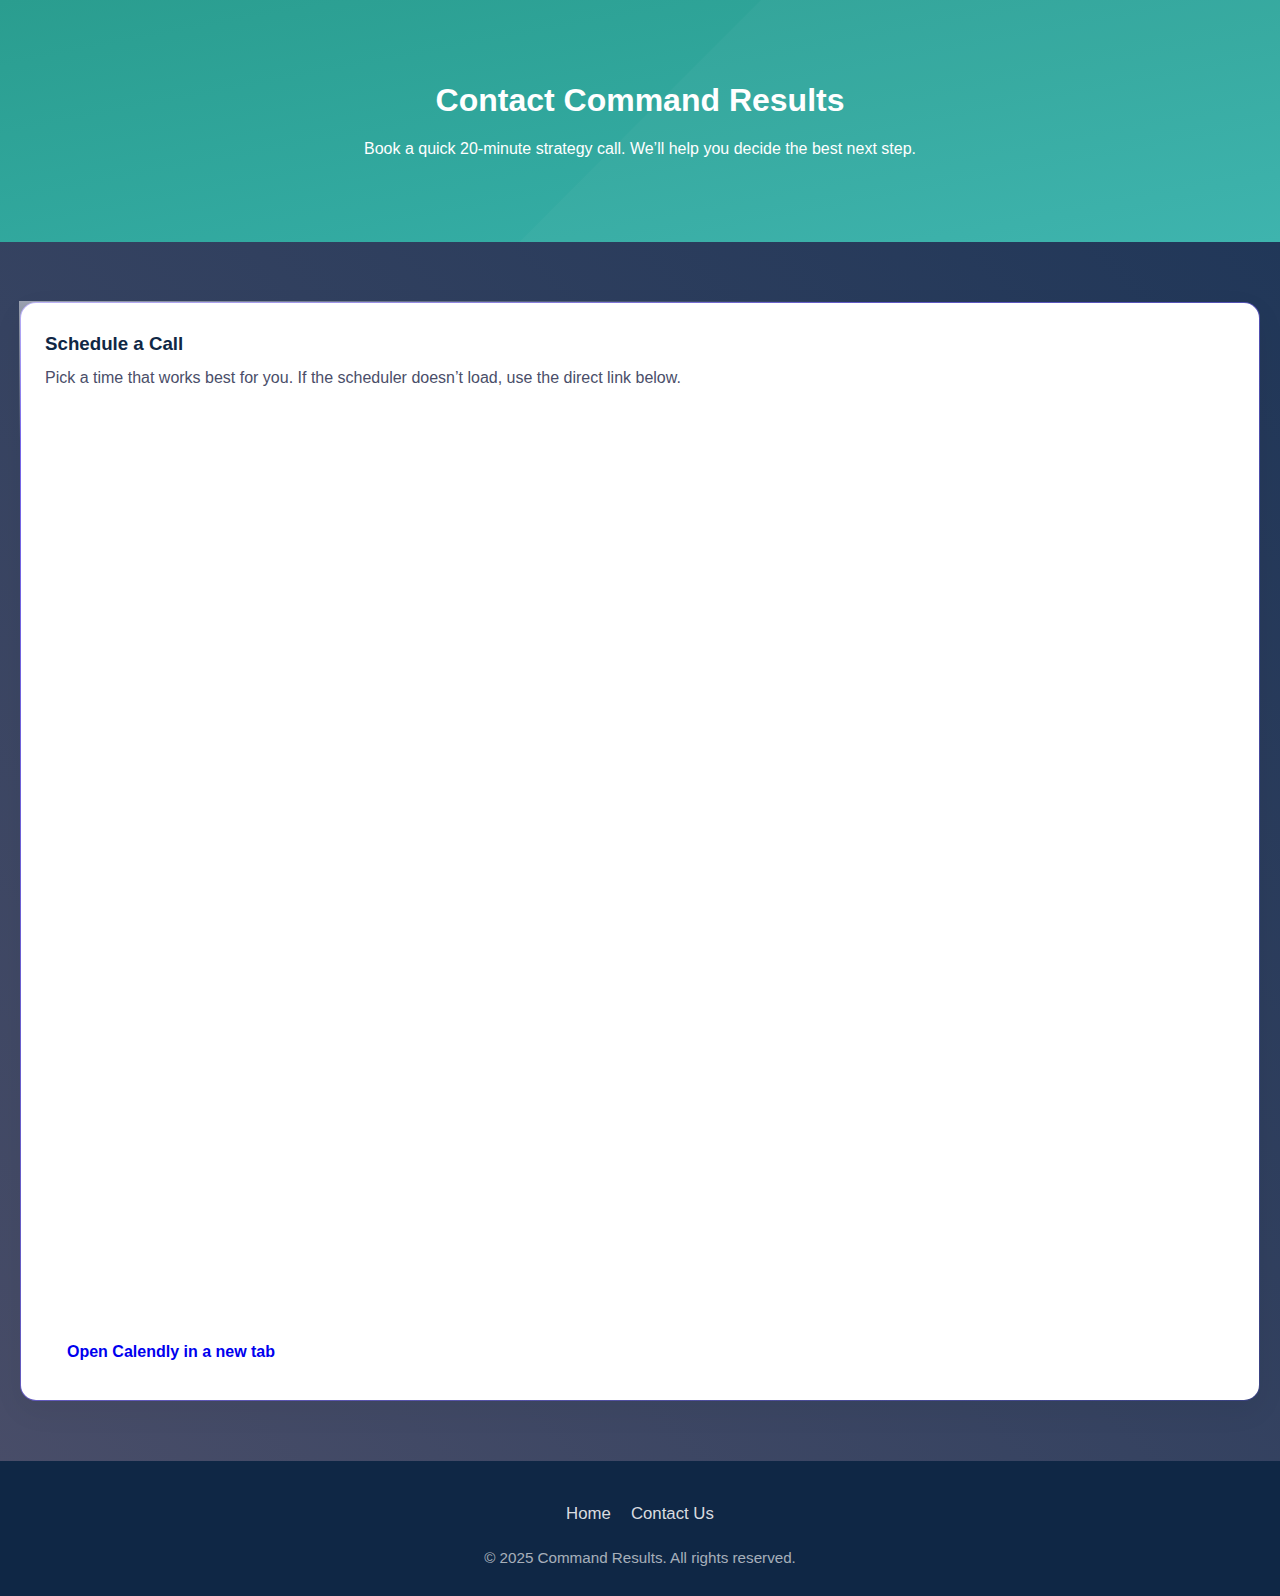
<file: contact.html>
<!DOCTYPE html>
<html lang="en">
<head>
  <meta charset="utf-8" />
  <meta name="viewport" content="width=device-width, initial-scale=1" />
  <title>Contact Us | Command Results</title>
  <link rel="manifest" href="/manifest.json" />
  <meta name="theme-color" content="#667eea" />
  <link rel="icon" href="icons/ios/64.png" />
  <link rel="apple-touch-icon" href="icons/ios/180.png" />
  <link rel="stylesheet" href="styles.css" />
  <link href="https://assets.calendly.com/assets/external/widget.css" rel="stylesheet">
</head>
<body>
  <!-- Simple hero aligned with site styles -->
  <section class="hero hero--sub">
    <div class="container">
      <div class="hero-content">
        <h1>Contact Command Results</h1>
        <p>Book a quick 20-minute strategy call. We’ll help you decide the best next step.</p>
      </div>
    </div>
  </section>

  <!-- Calendly panel styled like existing cards -->
  <section class="section">
    <div class="container">
      <article class="panel-card">
        <h3 class="panel-title">Schedule a Call</h3>
        <p class="panel-text">Pick a time that works best for you. If the scheduler doesn’t load, use the direct link below.</p>
        <div class="calendly-inline-widget" data-url="https://calendly.com/cgrupp55/20min" aria-label="Schedule a call with Command Results" style="min-width:320px;height:920px;"></div>
        <script type="text/javascript" src="https://assets.calendly.com/assets/external/widget.js" async></script>
        <div class="panel-actions" style="margin-top:1rem;">
          <a class="btn" href="https://calendly.com/cgrupp55/20min" rel="noopener">Open Calendly in a new tab</a>
        </div>
      </article>
    </div>
  </section>

  <footer>
    <div class="container">
      <div class="footer-links">
        <a href="/">Home</a>
        <a href="/contact.html" aria-current="page">Contact Us</a>
      </div>
      <p class="copyright">© 2025 Command Results. All rights reserved.</p>
    </div>
  </footer>

  <script src="app.js"></script>
</body>
</html>
</file>
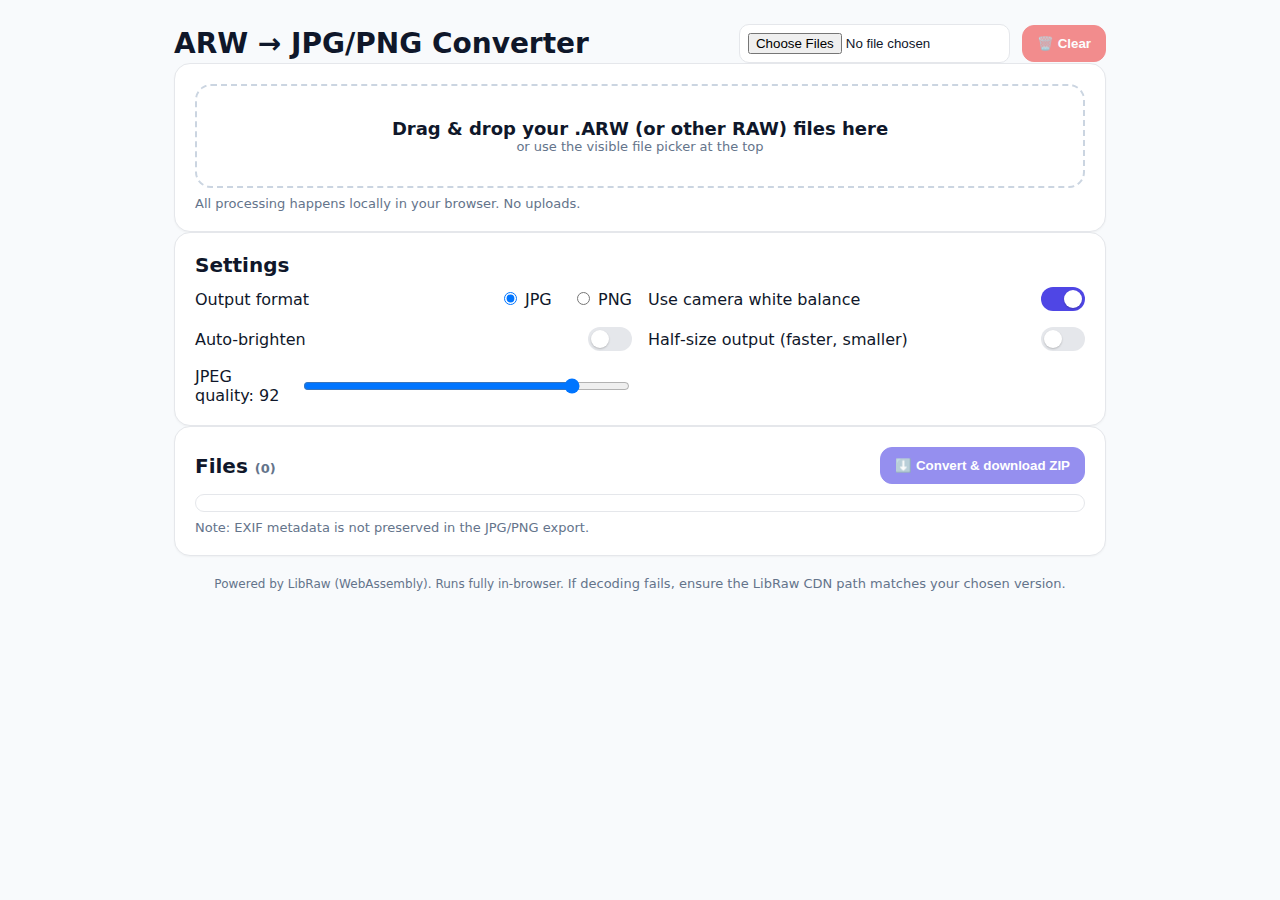
<file: converter.html>
<!DOCTYPE html>
<html lang="en">
<head>
  <meta charset="utf-8" />
  <meta name="viewport" content="width=device-width, initial-scale=1" />
  <title>ARW → JPG/PNG Converter (Client‑Only)</title>
  <style>
    :root { --fg:#0f172a; --muted:#64748b; --bg:#f8fafc; --card:#ffffff; --accent:#4f46e5; }
    * { box-sizing: border-box; }
    html,body { margin:0; font-family: ui-sans-serif, system-ui, -apple-system, Segoe UI, Roboto, Helvetica, Arial, "Apple Color Emoji","Segoe UI Emoji"; color:var(--fg); background:var(--bg); }
    .container { max-width: 980px; margin: 0 auto; padding: 24px; }
    .row { display:flex; flex-wrap:wrap; gap:12px; align-items:center; }
    .card { background:var(--card); border:1px solid #e5e7eb; border-radius:16px; padding:20px; box-shadow:0 1px 2px rgba(0,0,0,.04); }
    .title { display:flex; align-items:center; justify-content:space-between; gap:12px; }
    .h1 { font-weight:800; font-size:28px; }
    .muted { color:var(--muted); font-size:13px; }
    .drop { border:2px dashed #cbd5e1; border-radius:16px; padding:32px; text-align:center; cursor:pointer; }
    .btn { display:inline-flex; align-items:center; gap:8px; padding:10px 14px; border-radius:12px; border:1px solid #e5e7eb; background:#fff; cursor:pointer; font-weight:600; }
    .btn.primary { background:var(--accent); border-color:var(--accent); color:white; }
    .btn.danger { background:#ef4444; border-color:#ef4444; color:white; }
    .btn:disabled { opacity:.6; cursor:not-allowed; }
    .row-2 { display:grid; grid-template-columns: 1fr 1fr; gap:16px; }
    .setting { display:flex; align-items:center; justify-content:space-between; gap:12px; }
    .list { max-height:220px; overflow:auto; border:1px solid #e5e7eb; border-radius:12px; padding:8px; }
    .item { display:flex; align-items:center; justify-content:space-between; padding:6px 4px; font-size:14px; }
    .progress { height:10px; background:#e5e7eb; border-radius:999px; overflow:hidden; }
    .bar { height:100%; width:0%; background:var(--accent); transition: width .2s ease; }
    label.switch { position:relative; display:inline-block; width:44px; height:24px; }
    label.switch input { opacity:0; width:0; height:0; }
    .slider { position:absolute; cursor:pointer; inset:0; background:#e5e7eb; border-radius:999px; transition:.2s; }
    .slider:before { position:absolute; content:""; height:18px; width:18px; left:3px; top:3px; background:white; border-radius:50%; transition:.2s; box-shadow:0 1px 2px rgba(0,0,0,.2); }
    label.switch input:checked + .slider { background:var(--accent); }
    label.switch input:checked + .slider:before { transform: translateX(20px); }
    .footer { text-align:center; font-size:12px; color:var(--muted); padding:20px 0 8px; }
    .range { width:100%; }
    /* Make the file input clearly visible and clickable */
    input[type="file"].picker { border:1px solid #e5e7eb; padding:8px; border-radius:10px; background:#fff; }
  </style>
</head>
<body>
  <div class="container">
    <div class="title">
      <div class="h1">ARW → JPG/PNG Converter</div>
      <div class="row">
        <input id="fileInput" class="picker" type="file" multiple
               accept=".arw,.ARW,.cr2,.CR2,.nef,.NEF,.dng,.DNG,.raf,.RAF,.rw2,.RW2,application/octet-stream" />
        <button id="clearBtn" class="btn danger" disabled>🗑️ Clear</button>
      </div>
    </div>

    <div class="card">
      <div id="drop" class="drop">
        <div style="font-weight:700; font-size:18px;">Drag & drop your .ARW (or other RAW) files here</div>
        <div class="muted">or use the visible file picker at the top</div>
      </div>
      <div class="muted" style="margin-top:8px;">All processing happens locally in your browser. No uploads.</div>
    </div>

    <div class="card">
      <div style="font-size:20px; font-weight:700; margin-bottom:10px;">Settings</div>
      <div class="row-2">
        <div class="setting">
          <div>Output format</div>
          <div>
            <label><input type="radio" name="fmt" value="image/jpeg" checked> JPG</label>
            <span style="width:10px; display:inline-block;"></span>
            <label><input type="radio" name="fmt" value="image/png"> PNG</label>
          </div>
        </div>
        <div class="setting">
          <div>Use camera white balance</div>
          <label class="switch"><input id="wbCamera" type="checkbox" checked><span class="slider"></span></label>
        </div>
        <div class="setting">
          <div>Auto‑brighten</div>
          <label class="switch"><input id="autoBright" type="checkbox"><span class="slider"></span></label>
        </div>
        <div class="setting">
          <div>Half‑size output (faster, smaller)</div>
          <label class="switch"><input id="halfSize" type="checkbox"><span class="slider"></span></label>
        </div>
        <div class="setting" id="jpegRow">
          <div>JPEG quality: <span id="qLabel">92</span></div>
          <input id="q" class="range" type="range" min="50" max="100" step="1" value="92" />
        </div>
      </div>
    </div>

    <div class="card">
      <div class="title" style="margin-bottom:10px;">
        <div style="font-size:20px; font-weight:700;">Files <span class="muted" id="fileCount">(0)</span></div>
        <button id="convertBtn" class="btn primary" disabled>⬇️ Convert & download ZIP</button>
      </div>
      <div id="list" class="list"></div>
      <div style="margin-top:12px; display:none;" id="progWrap">
        <div class="progress"><div id="bar" class="bar"></div></div>
        <div class="muted" id="pct">0%</div>
      </div>
      <div class="muted" style="margin-top:8px;">Note: EXIF metadata is not preserved in the JPG/PNG export.</div>
    </div>

    <div class="footer">Powered by LibRaw (WebAssembly). Runs fully in‑browser. <span class="muted">If decoding fails, ensure the LibRaw CDN path matches your chosen version.</span></div>
  </div>

  <!-- Dependencies via CDNs -->
  <script src="https://cdn.jsdelivr.net/npm/jszip@3.10.1/dist/jszip.min.js"></script>
  <script src="https://cdn.jsdelivr.net/npm/file-saver@2.0.5/dist/FileSaver.min.js"></script>
  <!-- LibRaw-WASM (ESM build). If this exact path 404s, check the package docs/CDN for the latest file name. -->
  <script type="module">
    // IMPORTANT: use a pinned version to avoid CDN path changes
    import LibRaw from 'https://cdn.jsdelivr.net/npm/libraw-wasm@1.0.4/dist/libraw-wasm.esm.js';

    const state = { files: [] };

    const els = {
      drop: document.getElementById('drop'),
      input: document.getElementById('fileInput'),
      clearBtn: document.getElementById('clearBtn'),
      list: document.getElementById('list'),
      fileCount: document.getElementById('fileCount'),
      convertBtn: document.getElementById('convertBtn'),
      progWrap: document.getElementById('progWrap'),
      bar: document.getElementById('bar'),
      pct: document.getElementById('pct'),
      q: document.getElementById('q'),
      qLabel: document.getElementById('qLabel'),
      jpegRow: document.getElementById('jpegRow'),
      wbCamera: document.getElementById('wbCamera'),
      autoBright: document.getElementById('autoBright'),
      halfSize: document.getElementById('halfSize'),
    };

    const fmtRadios = Array.from(document.querySelectorAll('input[name="fmt"]'));

    function updateList() {
      els.list.innerHTML = state.files.map((f) => (
        `<div class="item"><span title="${f.name}" style="max-width:70%; overflow:hidden; text-overflow:ellipsis; white-space:nowrap; display:inline-block;">${f.name}</span><span class="muted">${(f.size/1048576).toFixed(2)} MB</span></div>`
      )).join('');
      els.fileCount.textContent = `(${state.files.length})`;
      els.convertBtn.disabled = state.files.length === 0;
      els.clearBtn.disabled = state.files.length === 0;
    }

    function onFiles(files) {
      const arr = Array.from(files || []);
      if (!arr.length) return;
      state.files.push(...arr);
      updateList();
    }

    // Visible picker always works
    els.input.addEventListener('change', (e)=> onFiles(e.target.files));

    // Drag & drop (optional)
    els.drop.addEventListener('dragover', (e)=>{ e.preventDefault(); els.drop.style.borderColor = '#94a3b8'; });
    els.drop.addEventListener('dragleave', ()=>{ els.drop.style.borderColor = '#cbd5e1'; });
    els.drop.addEventListener('drop', (e)=>{
      e.preventDefault(); els.drop.style.borderColor = '#cbd5e1'; onFiles(e.dataTransfer.files);
    });

    // Clear button
    els.clearBtn.addEventListener('click', () => { state.files = []; updateList(); els.input.value = ''; });

    // Show/hide JPEG quality row based on format
    function getFormat(){ return (fmtRadios.find(r=>r.checked) || {}).value || 'image/jpeg'; }
    fmtRadios.forEach(r => r.addEventListener('change', ()=>{
      els.jpegRow.style.display = (getFormat() === 'image/jpeg') ? 'flex' : 'none';
    }));

    els.q.addEventListener('input', ()=> { els.qLabel.textContent = els.q.value; });

    function readFile(file){
      return new Promise((resolve, reject)=>{
        const fr = new FileReader();
        fr.onload = ()=> resolve(fr.result);
        fr.onerror = reject;
        fr.readAsArrayBuffer(file);
      });
    }

    function rgbToRgbaImageData(rgb, width, height){
      const rgba = new Uint8ClampedArray(width*height*4);
      let ri = 0;
      for (let i=0;i<rgba.length;i+=4){
        rgba[i]=rgb[ri++]; rgba[i+1]=rgb[ri++]; rgba[i+2]=rgb[ri++]; rgba[i+3]=255;
      }
      return new ImageData(rgba, width, height);
    }

    async function decodeRawToCanvas(file, settings){
      const buf = new Uint8Array(await readFile(file));
      const raw = new LibRaw();
      await raw.open(buf, settings);
      const { data, width, height } = await raw.imageData();
      const canvas = document.createElement('canvas');
      canvas.width = width; canvas.height = height;
      const ctx = canvas.getContext('2d');
      const im = rgbToRgbaImageData(data, width, height);
      ctx.putImageData(im, 0, 0);
      return canvas;
    }

    function canvasToBlob(canvas, mime, quality){
      return new Promise(res => canvas.toBlob(res, mime, quality));
    }

    async function convertAll(){
      if (!state.files.length) return;
      els.convertBtn.disabled = true;
      els.progWrap.style.display = '';
      setProgress(0);

      const zip = new JSZip();
      const total = state.files.length;

      const librawSettings = {
        useCameraWb: els.wbCamera.checked,
        useAutoWb: !els.wbCamera.checked,
        noAutoBright: !els.autoBright.checked,
        outputColor: 1,   // sRGB
        outputBps: 8,     // 8-bit output
        halfSize: els.halfSize.checked,
        userFlip: -1,
        userQual: 3,
      };

      try {
        for (let i=0;i<total;i++){
          const f = state.files[i];
          const canvas = await decodeRawToCanvas(f, librawSettings);

          if (els.halfSize.checked){
            const tmp = document.createElement('canvas');
            tmp.width = Math.floor(canvas.width/2);
            tmp.height = Math.floor(canvas.height/2);
            const tctx = tmp.getContext('2d');
            tctx.drawImage(canvas, 0, 0, tmp.width, tmp.height);
            canvas.width = tmp.width; canvas.height = tmp.height;
            canvas.getContext('2d').drawImage(tmp, 0, 0);
          }

          const fmt = getFormat();
          const q = fmt === 'image/jpeg' ? (parseInt(els.q.value, 10)/100) : undefined;
          const blob = await canvasToBlob(canvas, fmt, q);
          const base = f.name.replace(/\.[^.]+$/i, '');
          const ext = fmt === 'image/png' ? 'png' : 'jpg';
          zip.file(`${base}.${ext}`, blob);
          setProgress(Math.round(((i+1)/total)*100));
        }

        const out = await zip.generateAsync({ type:'blob' });
        saveAs(out, `converted_${Date.now()}.zip`);
      } catch (err){
        console.error(err);
        alert('Conversion failed on one or more files. See console for details.');
      } finally {
        els.convertBtn.disabled = false;
      }
    }

    function setProgress(p){ els.bar.style.width = p + '%'; els.pct.textContent = p + '%'; }

    els.convertBtn.addEventListener('click', convertAll);

    // Initialize
    els.jpegRow.style.display = (getFormat() === 'image/jpeg') ? 'flex' : 'none';
    updateList();
  </script>
</body>
</html>
</file>
<file: styles.css>
* {
  margin: 0;
  padding: 0;
  box-sizing: border-box
}

:root {
  --font: 'Segoe UI', Tahoma, Geneva, Verdana, sans-serif;
  --ink: #1b2430;
  --muted: #4a4e69;
  --primary: #2A9D8F;
  --accent: #7B68EE;
  --support: #F4A261;
  --danger: #B61C2A;
  --dark: #0f2745;
  --light: #f8f9fa;
  --panel: #fff;
  --shadow: 0 8px 25px rgba(0, 0, 0, .08)
}

body {
  font-family: var(--font);
  line-height: 1.6;
  background: linear-gradient(45deg, #4a4e69, #1d3557);
  color: var(--muted);
  overflow-x: hidden
}

.container {
  max-width: 1200px;
  margin: 0 auto;
  padding: 0 20px
}

section {
  padding: 60px 0
}

header {
  position: sticky !important;
  top: 0;
  width: 100%;
  z-index: 9999 !important;
  background: var(--primary);
  color: #fff;
  padding: 12px 0;
  box-shadow: 0 2px 15px rgba(0, 0, 0, .2);
}

.header-container {
  display: flex;
  justify-content: space-between;
  align-items: center;
  flex-wrap: wrap
}

.logo {
  display: flex;
  align-items: center;
  justify-content: center;
  flex: 0 1 auto;
  min-width: 0;
  font-size: 1.6rem;
  font-weight: 700;
  margin-bottom: 12px
}

.logo i {
  margin-right: 10px;
  color: var(--support)
}

.nav-buttons-container {
  display: flex;
  justify-content: center;
  align-items: center;
  gap: 8px;
  width: auto;
  position:sticky
}

.nav-buttons {
  display: flex;
  align-items: center;
  gap: 8px
}

.nav-dropdown {
  position: relative;
  display: inline-block
}

.nav-dropdown-toggle {
  background: transparent;
  border: 1px solid rgba(255, 255, 255, .4);
  color: #fff;
  border-radius: .5rem;
  padding: .45rem .6rem;
  cursor: pointer
}

header.scrolled .nav-dropdown-toggle {
  color: #1b2939;
  border-color: rgba(0, 0, 0, .2)
}

.nav-dropdown-menu {
  position: absolute;
  right: 0;
  top: calc(100%+.25rem);
  min-width: 10rem;
  background: #fff;
  border: 1px solid rgba(0, 0, 0, .1);
  border-radius: .5rem;
  box-shadow: 0 6px 20px rgba(0, 0, 0, .15);
  padding: .25rem;
  display: none;
  z-index: 1000
}

.nav-dropdown-menu.show {
  display: block
}

.nav-dropdown-menu .dropdown-item {
  display: block;
  padding: .55rem .75rem;
  border-radius: .4rem;
  color: #122;
  text-decoration: none
}

.nav-dropdown-menu .dropdown-item:hover {
  background: rgba(0, 0, 0, .05)
}

.btn {
  display: inline-block;
  min-width: 200px;
  min-height: 44px;
  padding: 12px 22px;
  border-radius: 8px;
  font-weight: 700;
  text-align: center;
  cursor: pointer;
  border: none;
  text-decoration: none;
  transition: .25s;
  font-size: clamp(1rem, .95rem+.4vw, 1.15rem)
}

.btn:hover {
  transform: translateY(-2px);
  color: var(--light)
}

.btn-primary {
  background: var(--support);
  color: #fff;
  box-shadow: 0 4px 15px rgba(244, 162, 97, .4)
}

.btn-primary:hover {
  background: #e6914a
}

.btn-secondary {
  background: color-mix(in oklab, var(--primary)20%, #fff);
  color: var(--primary);
  border: 1px solid color-mix(in oklab, var(--primary)40%, #fff)
}

.btn-secondary:hover {
  background: rgba(255, 255, 255, .25)
}

.cta-buttons {
  display: flex;
  justify-content: center;
  gap: 16px;
  margin-top: 24px;
  flex-wrap: wrap
}

.hero {
  position: relative;
  overflow: hidden;
  color: #fff;
  text-align: center;
  padding: 80px 0;
  background: linear-gradient(to bottom right, var(--primary), #38b2ac)
}

.hero::before {
  content: "";
  position: absolute;
  inset: 0;
  background: url('data:image/svg+xml;utf8,<svg xmlns="http://www.w3.org/2000/svg" viewBox="0 0 100 100"><polygon points="0,100 100,0 100,100" fill="rgba(255,255,255,0.1)"/></svg>')center/cover no-repeat;
  opacity: .3
}

.hero .cta-buttons,
.hero .btn {
  position: relative;
  z-index: 2
}

.tagline {
  display: inline-block;
  margin-bottom: 20px;
  padding: 8px 18px;
  border-radius: 30px;
  background: rgba(255, 255, 255, .15);
  font-size: 1rem;
  font-weight: 600;
  letter-spacing: .5px
}

.positioning-statement {
  font-weight: 700;
  line-height: 1.35;
  margin: 0 auto .5rem;
  max-width: 780px;
  font-size: clamp(1.1rem, 1rem+1.4vw, 1.9rem)
}

.segue {
  font-weight: 800;
  line-height: 1.3;
  margin-bottom: .35rem;
  text-align: center;
  font-size: clamp(1rem, .95rem+.8vw, 1.5rem)
}

.hero h1 {
  font-weight: 800;
  line-height: 1.25;
  margin-bottom: 1rem;
  font-size: clamp(1rem, .9rem+.6vw, 1.35rem)
}

.supporting-sentence {
  font-size: 1rem;
  line-height: 1.55;
  margin: 0 auto 1.5rem;
  max-width: 700px
}

.hero-image-wrap {
  position: relative;
  width: 100%;
  overflow: hidden;
  margin-top: -50px
}

.hero-image-wrap img {
  display: block;
  width: 100%;
  height: 100%;
  object-fit: cover;
  mask-image: linear-gradient(to bottom, rgba(0, 0, 0, 1)60%, rgba(0, 0, 0, 0));
  -webkit-mask-image: linear-gradient(to bottom, rgba(0, 0, 0, 1)60%, rgba(0, 0, 0, 0))
}

.hero .hero-image-wrap::after {
  content: "";
  position: absolute;
  inset: 0;
  background: radial-gradient(ellipse at center, rgba(0, 0, 0, .22), rgba(0, 0, 0, 0)60%);
  pointer-events: none
}

.play-indicator {
  position: absolute;
  top: 50%;
  left: 50%;
  transform: translate(-50%, -50%);
  display: grid;
  place-content: center;
  cursor: pointer;
  transition: .25s;
  z-index: 10;
  opacity: .9;
  width: 64px;
  height: 64px;
  border-radius: 50%;
  background: rgba(0, 0, 0, .55)
}

.play-indicator:hover {
  transform: translate(-50%, -50%)scale(1.06);
  opacity: 1
}

.play-indicator::after {
  content: "";
  width: 0;
  height: 0;
  border-left: 18px solid #fff;
  border-top: 12px solid transparent;
  border-bottom: 12px solid transparent;
  margin-left: 2px
}

.video-container .play-indicator {
  width: 76px;
  height: 76px;
  background: rgba(244, 162, 97, .9);
  border-radius: 50%
}

.section-header {
  text-align: center;
  margin: 0 auto 44px;
  max-width: 900px
}

.section-header h2 {
  display: inline-block;
  position: relative;
  margin-bottom: 10px;
  font-size: 2.1rem;
  color: var(--dark)
}

.section-header h2::after {
  content: "";
  position: absolute;
  bottom: -12px;
  left: 50%;
  transform: translateX(-50%);
  width: 70px;
  height: 5px;
  background: var(--support);
  border-radius: 3px
}

.section-header p {
  margin-top: 22px;
  color: var(--muted);
  font-size: 1.05rem
}

.grid {
  display: grid;
  gap: 24px
}

.cards {
  display: grid;
  grid-template-columns: repeat(auto-fit, minmax(280px, 1fr));
  gap: 24px
}

.card {
  border-radius: 14px;
  padding: 26px 22px;
  box-shadow: var(--shadow);
  transition: transform .25s
}

.card:hover {
  transform: translateY(-4px)
}

.problem {
  background: #1d3557;
  color: #fff
}

.problem .section-header h2 {
  color: #e6eef7
}

.problem .section-header p {
  color: rgba(230, 238, 247, .75)
}

.problem-points {
  display: grid;
  grid-template-columns: repeat(2, minmax(300px, 1fr));
  gap: 24px;
  max-width: 1200px;
  margin: 0 auto
}

.problem-card {
  background: #fff;
  color: #243145;
  border-left: 6px solid #d7263d;
  border-radius: 10px;
  padding: 24px 22px;
  box-shadow: 0 10px 25px rgba(0, 0, 0, .08)
}

.problem-card i {
  color: #b41d2a;
  font-size: 1.9rem;
  margin-bottom: 10px
}

.problem-card h3 {
  margin: 6px 0 8px;
  font-weight: 800;
  color: #0f2745
}

.problem-card p {
  margin: 0;
  color: #3d4a5c
}

.problem-insight {
  display: flex;
  justify-content: center;
  margin-top: 28px
}

.problem-insight p {
  display: inline-flex;
  align-items: center;
  gap: 8px;
  padding: 14px 20px;
  border-radius: 8px;
  background: #fff4f4;
  color: #a50d1f;
  font-weight: 800;
  font-size: 1.1rem
}

.problem-insight p i {
  font-size: 1.1rem;
  color: #a50d1f
}

.solution {
  background: linear-gradient(to right, #4a4e69, #1d3557);
  color: #fff
}

.solution-grid {
  display: grid;
  grid-template-columns: repeat(auto-fit, minmax(280px, 1fr));
  gap: 24px;
  max-width: 1200px;
  margin: 0 auto
}

@media(min-width:768px) {
  .solution-grid {
    grid-template-columns: repeat(2, 1fr)
  }
}

.solution-card {
  background: #fff;
  color: var(--ink);
  text-align: center;
  border-radius: 14px;
  padding: 28px 22px;
  box-shadow: var(--shadow)
}

.solution-card i {
  font-size: 2.6rem;
  margin-bottom: 16px;
  color: var(--primary);
  background: rgba(42, 157, 143, .1);
  width: 76px;
  height: 76px;
  line-height: 76px;
  border-radius: 50%;
  display: inline-block
}

.solution-card h3 {
  margin-bottom: 12px;
  font-size: 1.4rem;
  color: var(--dark)
}

.offerings {
  background: linear-gradient(to bottom, #f8f9fa, #e9ecef)
}

.offering-list {
  display: grid;
  grid-template-columns: repeat(auto-fit, minmax(280px, 1fr));
  gap: 24px;
  max-width: 1200px;
  margin: 0 auto
}

.offering-item {
  background: #fff;
  border-left: 5px solid var(--accent);
  border-radius: 12px;
  padding: 26px 22px;
  box-shadow: var(--shadow)
}

.offering-header {
  display: flex;
  justify-content: space-between;
  align-items: center;
  flex-wrap: wrap;
  gap: 8px;
  margin-bottom: 16px
}

.offering-title {
  font-weight: 800;
  color: var(--dark);
  font-size: 1.2rem
}

.offering-price {
  background: var(--accent);
  color: #fff;
  padding: 6px 14px;
  border-radius: 18px;
  font-weight: 700;
  font-size: 1rem
}

.stats-grid {
  display: grid;
  grid-template-columns: repeat(auto-fit, minmax(240px, 1fr));
  gap: 24px;
  max-width: 1200px;
  margin: 0 auto
}

.stat-card {
  background: rgba(255, 255, 255, .1);
  backdrop-filter: blur(10px);
  text-align: center;
  border-radius: 14px;
  padding: 28px 22px;
  box-shadow: var(--shadow)
}

.stat-card p {
  color: var(--light);
  font-size: 1.05rem;
  margin-bottom: 12px;
  line-height: 1.5
}

.stat-value {
  font-size: 2.6rem;
  font-weight: 800;
  margin-bottom: 10px;
  color: var(--support)
}

.faq {
  background: #fff
}

.faq-container {
  max-width: 800px;
  margin: 0 auto
}

.faq-item {
  margin-bottom: 18px;
  border-radius: 12px;
  overflow: hidden;
  box-shadow: 0 5px 15px rgba(0, 0, 0, .08);
  transition: .25s
}

.faq-item:hover {
  box-shadow: 0 8px 25px rgba(0, 0, 0, .12)
}

.faq-question {
  background: var(--primary);
  color: #fff;
  padding: 22px;
  font-weight: 700;
  cursor: pointer;
  display: flex;
  justify-content: space-between;
  align-items: center;
  font-size: 1.1rem
}

.faq-answer {
  background: var(--light);
  padding: 22px;
  display: none;
  font-size: 1.02rem;
  line-height: 1.7
}

.faq-item.active .faq-answer {
  display: block
}

.faq-question i {
  transition: transform .25s
}

.faq-item.active .faq-question i {
  transform: rotate(180deg)
}

.final-cta {
  background: linear-gradient(to right, var(--primary), #38b2ac);
  text-align: center;
  color: #fff;
  padding: 70px 0
}

.final-cta h2 {
  font-size: 2.2rem;
  margin-bottom: 16px
}

.final-cta p {
  max-width: 700px;
  margin: 0 auto 24px;
  font-size: 1.1rem;
  opacity: .95
}

footer {
  background: var(--dark);
  color: rgba(255, 255, 255, .85);
  text-align: center;
  padding: 40px 0 26px;
  font-size: 1rem
}

.footer-links {
  display: flex;
  justify-content: center;
  gap: 20px;
  margin-bottom: 18px;
  flex-wrap: wrap
}

.footer-links a {
  color: rgba(255, 255, 255, .85);
  text-decoration: none;
  transition: .2s;
  font-size: 1.05rem
}

.footer-links a:hover {
  color: #fff
}

.copyright {
  margin-top: 14px;
  font-size: .95rem;
  opacity: .75
}

#command-results-pricing {
  --cr-primary: var(--primary);
  --cr-secondary: var(--muted);
  --cr-accent: var(--accent);
  --cr-bullet: #eb9d61;
  --cr-bg: var(--light);
  --cr-ink: #333;
  color: var(--cr-ink);
  background: var(--cr-bg);
  line-height: 1.6;
  padding: 20px 0;
  font-family: var(--font)
}

#command-results-pricing * {
  box-sizing: border-box;
  margin: 0;
  padding: 0
}

#command-results-pricing .cr-container {
  max-width: 1200px;
  margin: 0 auto;
  padding: 0 20px
}

#command-results-pricing .cr-pricing-section {
  padding: 3.5rem 0
}

#command-results-pricing .cr-section-header {
  text-align: center;
  margin-bottom: 2.5rem
}

#command-results-pricing .cr-section-header h2 {
  font-size: clamp(1.8rem, 3vw, 2.4rem);
  color: var(--cr-secondary);
  margin-bottom: 1rem
}

#command-results-pricing .cr-section-header p {
  color: var(--cr-secondary);
  max-width: 800px;
  margin: 0 auto;
  font-size: clamp(1rem, 1.4vw, 1.15rem)
}

#command-results-pricing .cr-pricing-toggle {
  display: flex;
  justify-content: center;
  align-items: center;
  gap: 1rem;
  margin: 1.5rem 0;
  flex-wrap: wrap
}

#command-results-pricing .cr-toggle-switch {
  width: 60px;
  height: 30px;
  background: #ccc;
  border-radius: 30px;
  position: relative;
  cursor: pointer;
  transition: .25s
}

#command-results-pricing .cr-toggle-slider {
  width: 26px;
  height: 26px;
  background: #fff;
  border-radius: 50%;
  position: absolute;
  top: 2px;
  left: 2px;
  transition: transform .25s;
  box-shadow: 0 2px 4px rgba(0, 0, 0, .2)
}

#command-results-pricing .cr-toggle-switch.annual {
  background: var(--cr-accent)
}

#command-results-pricing .cr-toggle-switch.annual .cr-toggle-slider {
  transform: translateX(30px)
}

#command-results-pricing .cr-toggle-label {
  font-weight: 800;
  color: var(--cr-secondary)
}

#command-results-pricing .cr-toggle-label.active {
  color: var(--cr-accent)
}

#command-results-pricing .cr-discount-badge {
  background: var(--support);
  color: #fff;
  padding: 4px 8px;
  border-radius: 12px;
  font-size: .8rem;
  font-weight: 800;
  margin-left: .5rem
}

#command-results-pricing .cr-pricing-grid {
  display: grid;
  grid-template-columns: repeat(auto-fit, minmax(340px, 1fr));
  gap: 24px;
  margin: 2rem 0
}

#command-results-pricing .cr-pricing-card {
  position: relative;
  background: #fff;
  border: 1px solid #dee2e6;
  border-radius: 12px;
  padding: 1.25rem;
  overflow: hidden;
  box-shadow: 0 2px 8px rgba(0, 0, 0, .08);
  transition: .2s
}

#command-results-pricing .cr-pricing-card:hover {
  transform: translateY(-4px);
  box-shadow: 0 0 14px rgba(235, 157, 97, .6)
}

#command-results-pricing .cr-bva-banner {
  position: absolute;
  top: 0;
  left: 0;
  right: 0;
  background: var(--cr-primary);
  color: #fff;
  padding: 8px;
  font-size: .9rem;
  font-weight: 800;
  text-align: center
}

#command-results-pricing .cr-bva-banner.coming-soon {
  background: var(--cr-accent)
}

#command-results-pricing .cr-pricing-card h3 {
  margin-top: 2.4rem;
  color: var(--cr-secondary)
}

#command-results-pricing .cr-price {
  font-size: 2rem;
  color: var(--cr-accent);
  font-weight: 800;
  margin: 1rem 0
}

#command-results-pricing .cr-price-details {
  display: flex;
  flex-direction: column;
  align-items: center;
  gap: .4rem;
  margin: 1rem 0
}

#command-results-pricing .cr-price-per-student {
  font-size: 1.15rem;
  color: var(--cr-accent);
  font-weight: 800
}

#command-results-pricing .cr-minimum-students {
  font-size: .95rem;
  color: var(--cr-secondary);
  font-weight: 800
}

#command-results-pricing .cr-features ul,
#command-results-pricing .cr-price-terms ul {
  list-style: none;
  padding-left: 0
}

#command-results-pricing .cr-features li,
#command-results-pricing .cr-price-terms li {
  position: relative;
  display: flex;
  align-items: center;
  margin-bottom: .8rem;
  color: var(--cr-secondary);
  padding-left: 2.2rem
}

#command-results-pricing .cr-features li::before,
#command-results-pricing .cr-price-terms li::before {
  content: "✓";
  display: flex;
  justify-content: center;
  align-items: center;
  width: 26px;
  height: 26px;
  background: var(--cr-bullet);
  border-radius: 50%;
  color: #fff;
  position: absolute;
  left: 0;
  font-size: .95rem
}

#command-results-pricing .cr-price-terms {
  font-size: .9rem;
  color: var(--cr-secondary);
  margin: .5rem 0 1rem
}

#command-results-pricing .cr-instructor-note {
  font-size: .9rem;
  color: #9A031E;
  font-style: italic;
  margin-top: 1rem;
  padding: .5rem;
  background: #fff5f5;
  border-left: 3px solid #9A031E
}

#command-results-pricing .cr-maintenance-note {
  font-size: .9rem;
  color: var(--cr-secondary);
  margin-top: 1rem;
  padding: .5rem;
  background: #f0f8ff;
  border-left: 3px solid var(--cr-accent)
}

#command-results-pricing .cr-button {
  display: block;
  width: 100%;
  padding: 1rem;
  background: var(--cr-accent);
  color: #fff;
  text-align: center;
  text-decoration: none;
  border-radius: 6px;
  font-weight: 800;
  margin-top: 1.2rem;
  transition: .2s;
  border: none;
  cursor: pointer
}

#command-results-pricing .cr-pricing-card:hover .cr-button,
#command-results-pricing .cr-button:hover {
  background: var(--support)
}

#command-results-pricing .cr-button.secondary {
  background: var(--muted)
}

#command-results-pricing .cr-pricing-card:hover .cr-button.secondary,
#command-results-pricing .cr-button.secondary:hover {
  background: var(--support)
}

#command-results-pricing .cr-asterisk-note {
  max-width: 980px;
  margin: -12px auto 0;
  color: var(--cr-secondary);
  font-size: .92rem;
  line-height: 1.55;
  background: #fffef6;
  border-left: 4px solid var(--support);
  padding: .8rem 1rem;
  border-radius: 6px
}

.newsletter-cta {
  background: linear-gradient(to right, #4a4e69, #1d3557);
  padding: 15px;
  color: #fff;
  border-radius: 16px
}

.newsletter-card {
  width: 100%;
  display: flex;
  flex-wrap: wrap;
  color: var(--dark);
  background: rgba(255, 255, 255, .98);
  border-radius: 20px;
  box-shadow: 0 15px 40px rgba(0, 0, 0, .2);
  padding: 34px
}

.newsletter-content {
  flex: 2;
  min-width: 300px;
  padding-right: 34px
}

.newsletter-content h3 {
  font-size: 1.7rem;
  margin-bottom: 12px;
  color: var(--dark)
}

.newsletter-content p {
  margin-bottom: 16px;
  font-size: 1.05rem;
  color: var(--muted)
}

.newsletter-form {
  width: 100%
}

.newsletter-form .form-group {
  display: flex;
  flex-wrap: wrap;
  align-items: stretch;
  gap: 10px;
  width: 100%
}

.newsletter-form input[type=email] {
  flex: 1;
  min-width: 0;
  width: 100%;
  max-width: 100%;
  padding: 12px;
  border: 1px solid #ddd;
  border-radius: 8px;
  font-size: 16px;
  box-shadow: inset 0 1px 3px rgba(0, 0, 0, .08)
}

.newsletter-form .btn {
  flex-shrink: 0;
  max-width: 100%;
  background: var(--support);
  color: #fff;
  border: none;
  padding: 12px 22px;
  border-radius: 8px;
  font-size: 1rem;
  cursor: pointer;
  transition: .2s
}

.newsletter-form .btn:hover {
  background: #e76f51;
  transform: translateY(-2px);
  box-shadow: 0 4px 8px rgba(0, 0, 0, .1)
}

.privacy-note {
  display: flex;
  align-items: flex-start;
  gap: 10px;
  width: 100%;
  margin-top: 12px;
  font-size: .9rem;
  color: var(--muted)
}

.privacy-note input[type=checkbox] {
  margin: 0;
  accent-color: var(--support);
  flex-shrink: 0
}

.newsletter-benefits {
  font-weight: 700;
  flex: 1.3;
  display: flex;
  flex-direction: column;
  gap: 16px;
  min-width: 280px;
  border-left: 1px solid #eee;
  padding-left: 34px
}

.benefit {
  display: flex;
  align-items: center;
  gap: 12px;
  font-size: 1rem
}

.benefit span {
  font-size: 1.4rem;
  color: var(--primary);
  flex-shrink: 0
}

.nl-badge {
  display: inline-block;
  background: linear-gradient(45deg, var(--primary), #2A9D8F);
  color: #fff;
  font-weight: 800;
  font-size: .95rem;
  padding: 9px 12px;
  border-radius: 999px;
  letter-spacing: .4px;
  text-transform: uppercase;
  margin-bottom: 10px
}

.newsletter-title {
  font-size: clamp(1.9rem, 3vw, 2.4rem);
  color: var(--dark)
}

.workshops {
  background: linear-gradient(to bottom, #f0f4f8, #e1e8f0);
  padding: 60px 0
}

.workshop-list {
  display: grid;
  grid-template-columns: repeat(auto-fit, minmax(300px, 1fr));
  gap: 24px;
  max-width: 1200px;
  margin: 0 auto
}

.workshop-item {
  display: flex;
  flex-direction: column;
  background: #fff;
  border-top: 5px solid #38b2ac;
  border-radius: 15px;
  padding: 26px 22px;
  box-shadow: var(--shadow);
  transition: .25s
}

.workshop-item:hover {
  transform: translateY(-6px);
  box-shadow: 0 12px 30px rgba(0, 0, 0, .15)
}

.workshop-item p {
  font-size: 1.02rem;
  margin-bottom: 12px;
  flex-grow: 1
}

.workshop-tag {
  display: inline-block;
  background: rgba(56, 178, 172, .18);
  color: var(--primary);
  padding: 5px 14px;
  border-radius: 18px;
  font-size: .95rem;
  font-weight: 700;
  margin: 8px 0
}

.workshop-details {
  list-style: none;
  margin: 12px 0 18px
}

.workshop-details li {
  display: flex;
  align-items: center;
  margin-bottom: 8px;
  font-size: .95rem
}

.workshop-details i {
  color: #38b2ac;
  margin-right: 10px;
  font-size: .9rem
}

.video-intro-section {
  background: rgba(255, 255, 255, .1);
  backdrop-filter: blur(10px);
  border-radius: 20px;
  padding: 36px;
  margin: 34px 0;
  border: 1px solid rgba(255, 255, 255, .1)
}

.video-intro-header {
  text-align: center;
  margin-bottom: 24px
}

.video-intro-badge {
  display: inline-block;
  background: linear-gradient(45deg, var(--support), #e6914a);
  color: #fff;
  padding: 8px 18px;
  border-radius: 22px;
  font-size: 12px;
  font-weight: 800;
  text-transform: uppercase;
  letter-spacing: .6px;
  margin-bottom: 12px
}

.video-intro-title {
  font-size: 2rem;
  font-weight: 800;
  margin-bottom: 10px;
  color: #fff
}

.video-intro-description {
  font-size: 1.05rem;
  color: rgba(255, 255, 255, .9);
  max-width: 620px;
  margin: 0 auto;
  line-height: 1.6
}

.video-container {
  position: relative;
  width: 100%;
  max-width: 820px;
  margin: 26px auto;
  aspect-ratio: 16/9;
  background: rgba(0,0,0,.6);
  border-radius: 16px;
  overflow: hidden;
  box-shadow: 0 20px 60px rgba(0, 0, 0, .3);
  border: 3px solid rgba(255, 255, 255, .2)
}

.video-benefits {
  display: grid;
  grid-template-columns: repeat(auto-fit, minmax(200px, 1fr));
  gap: 18px;
  margin-top: 22px
}

.benefit-item {
  background: rgba(255, 255, 255, .1);
  padding: 18px;
  border-radius: 12px;
  text-align: center;
  backdrop-filter: blur(5px);
  border: 1px solid rgba(255, 255, 255, .12)
}

.benefit-icon {
  font-size: 1.8rem;
  color: var(--support);
  margin-bottom: 8px
}

.benefit-text {
  font-size: .9rem;
  color: rgba(255, 255, 255, .92);
  font-weight: 600
}

#install-notification {
  position: fixed;
  bottom: 20px;
  right: 20px;
  z-index: 10000;
  display: flex;
  flex-direction: column;
  gap: 14px;
  width: 350px;
  padding: 22px;
  border-radius: 14px;
  opacity: 0;
  visibility: hidden;
  transform: translateX(120%);
  transition: .5s cubic-bezier(.175, .885, .32, 1.275);
  background: var(--dark);
  color: #fff;
  box-shadow: 0 10px 35px rgba(0, 0, 0, .3);
  border: 1px solid rgba(255, 255, 255, .1)
}

#install-notification.show {
  transform: translateX(0);
  opacity: 1;
  visibility: visible
}

.install-header {
  display: flex;
  justify-content: space-between;
  align-items: center;
  margin-bottom: 4px
}

.install-title {
  display: flex;
  align-items: center;
  gap: 10px;
  font-weight: 800;
  font-size: 1.2rem
}

.install-title i {
  display: flex;
  align-items: center;
  justify-content: center;
  width: 42px;
  height: 42px;
  border-radius: 50%;
  background: rgba(244, 162, 97, .15);
  color: var(--support);
  font-size: 1.4rem
}

.close-install {
  display: flex;
  align-items: center;
  justify-content: center;
  width: 34px;
  height: 34px;
  background: none;
  border: none;
  color: rgba(255, 255, 255, .75);
  font-size: 1.6rem;
  cursor: pointer;
  transition: .2s;
  border-radius: 50%
}

.close-install:hover {
  color: #fff;
  background: rgba(255, 255, 255, .15)
}

#install-notification p {
  font-size: 1rem;
  line-height: 1.5;
  opacity: .95
}

.install-buttons {
  display: flex;
  gap: 12px;
  margin-top: 8px
}

.install-btn,
.later-btn {
  flex: 1;
  display: flex;
  align-items: center;
  justify-content: center;
  gap: 8px;
  padding: 12px 16px;
  border: none;
  border-radius: 10px;
  font-weight: 800;
  cursor: pointer;
  transition: .2s;
  font-size: 1rem
}

.install-btn {
  background: var(--primary);
  color: #fff;
  box-shadow: 0 4px 15px rgba(42, 157, 143, .3)
}

.install-btn:hover {
  background: #248277;
  transform: translateY(-2px)
}

.later-btn {
  background: rgba(255, 255, 255, .1);
  color: #fff;
  border: 1px solid rgba(255, 255, 255, .2)
}

.later-btn:hover {
  background: rgba(255, 255, 255, .2)
}

#update-notification {
  position: fixed;
  bottom: 20px;
  right: 20px;
  background: #4CAF50;
  color: #fff;
  padding: 12px 16px;
  border-radius: 6px;
  box-shadow: 0 4px 8px rgba(0, 0, 0, .2);
  z-index: 1000
}

#update-notification button {
  background: #fff;
  color: #4CAF50;
  border: none;
  padding: 8px 12px;
  border-radius: 4px;
  cursor: pointer;
  font-weight: 800;
  margin-top: 8px
}

.instructor {
  background: #fff;
  color: var(--ink);
  padding: 60px 0
}

.instructor-grid {
  display: grid;
  grid-template-columns: 1.2fr 1fr;
  gap: 32px;
  align-items: center
}

.instructor-title {
  font-size: clamp(1.8rem, 1.2rem+1.6vw, 2.2rem);
  color: var(--dark);
  margin-bottom: 10px
}

.instructor-bio {
  color: var(--muted);
  font-size: 1.05rem;
  margin-bottom: 18px;
  max-width: 720px
}

.instructor-credentials {
  list-style: none;
  display: flex;
  flex-direction: column;
  gap: 12px;
  margin: 16px 0 8px;
  padding: 0
}

.instructor-credentials li {
  display: flex;
  align-items: flex-start;
  gap: 12px;
  background: #fff;
  border-left: 5px solid var(--accent);
  border-radius: 12px;
  padding: 12px 14px;
  box-shadow: var(--shadow)
}

.cred-icon {
  display: flex;
  align-items: center;
  justify-content: center;
  width: 40px;
  height: 40px;
  border-radius: 10px;
  background: rgba(42, 157, 143, .1);
  color: var(--primary);
  flex-shrink: 0
}

.cred-text small {
  display: block;
  color: var(--muted)
}

.instructor-stats {
  display: grid;
  grid-template-columns: repeat(auto-fit, minmax(140px, 1fr));
  gap: 14px;
  margin: 18px 0 6px
}

.instructor-stats .stat {
  background: rgba(56, 178, 172, .06);
  border: 1px solid rgba(56, 178, 172, .2);
  border-radius: 12px;
  padding: 16px;
  text-align: center
}

.instructor-stats .stat-num {
  font-weight: 800;
  font-size: 1.6rem;
  color: var(--support)
}

.instructor-stats .stat-label {
  font-size: .95rem;
  color: var(--muted)
}

.instructor-ctas {
  margin-top: 14px
}

.instructor-right {
  position: relative;
  margin: 0;
  border-radius: 18px;
  overflow: hidden;
  background: linear-gradient(180deg, #f7f9fc, #eef3f9);
  box-shadow: 0 20px 60px rgba(0, 0, 0, .12)
}

.instructor-right img {
  width: 100%;
  height: 100%;
  display: block;
  object-fit: cover
}

.rating-badge {
  position: absolute;
  right: 12px;
  bottom: 12px;
  display: flex;
  align-items: center;
  gap: 8px;
  padding: 8px 12px;
  border-radius: 12px;
  background: #111827;
  color: #fff;
  font-size: .95rem;
  box-shadow: 0 10px 25px rgba(0, 0, 0, .25)
}

.rating-badge .rating-dot {
  display: inline-block;
  width: 10px;
  height: 10px;
  border-radius: 50%;
  background: #7C3AED;
  box-shadow: 14px 0 0 #10B981, 28px 0 0 #60A5FA
}

.rating-badge .rating-sub {
  opacity: .85;
  font-weight: 600
}

.about {
  background: #f8fafc;
  color: var(--ink);
  padding: 60px 0
}

.about-grid {
  display: grid;
  grid-template-columns: repeat(auto-fit, minmax(280px, 1fr));
  gap: 20px
}

.about-card {
  background: #fff;
  border-left: 5px solid var(--support);
  border-radius: 12px;
  padding: 20px;
  box-shadow: var(--shadow)
}

.about-card h3 {
  color: var(--dark);
  margin-bottom: 8px
}

.profile {
  background: #fff;
  color: var(--ink);
  padding: 60px 0
}

.profile-grid {
  display: grid;
  grid-template-columns: repeat(auto-fit, minmax(260px, 1fr));
  gap: 18px;
  margin-bottom: 18px
}

.profile-card {
  background: #fff;
  border: 1px solid #eef;
  border-radius: 12px;
  padding: 18px;
  box-shadow: var(--shadow)
}

.profile-card h3 {
  color: var(--dark);
  margin-bottom: 8px;
  display: flex;
  align-items: center;
  gap: 8px
}

.books {
  margin-top: 8px
}

.books-title {
  font-size: 1.2rem;
  color: var(--muted);
  margin: 8px 0 10px;
  font-weight: 800
}

.books-list {
  list-style: none;
  margin: 0;
  padding: 0;
  display: grid;
  gap: 10px
}

.books-list li {
  background: #fff;
  border-left: 4px solid var(--accent);
  padding: 12px;
  border-radius: 8px;
  box-shadow: var(--shadow)
}

.partners {
  background: linear-gradient(to bottom, #f8f9fa, #eef2f7);
  padding: 60px 0
}

.partners-grid {
  display: grid;
  grid-template-columns: repeat(auto-fit, minmax(320px, 1fr));
  gap: 18px
}

.partner-card {
  display: flex;
  align-items: center;
  gap: 14px;
  background: #fff;
  border-radius: 12px;
  padding: 18px;
  box-shadow: var(--shadow)
}

.partner-logo {
  display: flex;
  align-items: center;
  justify-content: center;
  width: 56px;
  height: 56px;
  border-radius: 12px;
  background: rgba(42, 157, 143, .1);
  color: var(--primary);
  font-weight: 800;
  font-size: 1.2rem;
  flex-shrink: 0
}

.partner-meta h3 {
  margin-bottom: 6px;
  color: var(--dark)
}

.partner-meta p {
  margin: 2px 0;
  color: var(--muted)
}

.team {
  background: #fff;
  padding: 60px 0
}

.team-grid {
  display: grid;
  grid-template-columns: repeat(auto-fit, minmax(260px, 1fr));
  gap: 18px
}

.team-card {
  background: #fff;
  border-left: 5px solid var(--accent);
  border-radius: 12px;
  padding: 18px;
  box-shadow: var(--shadow)
}

.team-card h3 {
  margin-bottom: 6px;
  color: var(--dark)
}

.hero-panels {
  display: grid;
  grid-template-columns: repeat(auto-fit, minmax(280px, 1fr));
  gap: 24px;
  margin-top: 24px
}

.panel-card {
  position: relative;
  isolation: isolate;
  padding: 24px;
  border-radius: 16px;
  background: linear-gradient(#fff, #fff)padding-box, linear-gradient(135deg, var(--accent, #4f46e5), rgba(79, 70, 229, .25))border-box;
  border: 1px solid transparent;
  box-shadow: 0 10px 30px rgba(0, 0, 0, .06);
  transition: transform .2s, box-shadow .2s, border-color .2s
}

.panel-card:hover {
  transform: translateY(-3px);
  box-shadow: 0 18px 45px rgba(0, 0, 0, .12)
}

.panel-card::after {
  content: "";
  position: absolute;
  inset: -2px;
  background: radial-gradient(1200px 200px at top left, rgba(255, 255, 255, .5), transparent 70%);
  z-index: -1
}

.panel-eyebrow {
  display: inline-block;
  font-size: .78rem;
  letter-spacing: .5px;
  text-transform: uppercase;
  font-weight: 800;
  padding: 6px 10px;
  border-radius: 999px;
  background: color-mix(in oklab, var(--accent, #4f46e5)14%, #fff);
  color: color-mix(in oklab, var(--accent, #4f46e5)78%, #000);
  margin-bottom: 8px
}

.panel-title {
  font-size: clamp(1.2rem, 1rem+.9vw, 1.6rem);
  line-height: 1.2;
  margin: 6px 0 10px;
  color: var(--dark);
  font-weight: 900
}

.panel-sub {
  font-weight: 600;
  color: var(--primary);
  font-size: 1rem
}

.panel-text,
.panel-footnote {
  color: var(--muted);
  font-size: 1rem
}

.panel-list {
  display: grid;
  gap: 8px;
  list-style: none;
  margin: 10px 0;
  padding: 0
}

.panel-list li {
  display: flex;
  align-items: center;
  gap: 8px;
  padding: 8px 10px;
  border-radius: 10px;
  background: color-mix(in oklab, var(--accent, #4f46e5)6%, #fff);
  color: var(--ink);
  font-weight: 600
}

.panel-list li::before {
  content: "•";
  font-weight: 900;
  color: color-mix(in oklab, var(--accent, #4f46e5)85%, #000)
}

.panel-warning {
  border: 1px solid color-mix(in oklab, var(--danger, #ef4444)60%, #fff) !important;
  background: linear-gradient(#fff, #fff)padding-box, linear-gradient(135deg, var(--danger, #ef4444), rgba(239, 68, 68, .25))border-box
}

.hero .panel-card:nth-child(1) {
  --accent: #5b8cff
}

.hero .panel-card:nth-child(2) {
  --accent: #10b981
}

.hero .panel-card:nth-child(3) {
  --accent: #ef4444
}

.hero .panel-card:nth-child(4) {
  --accent: #f59e0b
}

.panel-cta {
  margin-top: 1rem;
  display: flex;
  justify-content: center
}

.panel-cta .btn {
  min-width: 200px
}

.apps-title {
  text-align: center;
  font-size: clamp(1.5rem, 2vw, 2.3rem);
  margin: 1.2rem auto;
  color: #0b3558;
  font-weight: 800
}

.founder {
  background: #fff;
  color: var(--ink);
  padding: 60px 0
}

.founder-grid {
  display: grid;
  grid-template-columns: 1fr 1.2fr;
  gap: 24px;
  align-items: center
}

.founder-media {
  margin: 0;
  border-radius: 18px;
  overflow: hidden;
  background: linear-gradient(180deg, #f7f9fc, #eef3f9);
  box-shadow: 0 20px 60px rgba(0, 0, 0, .12)
}

.founder-media img {
  width: 100%;
  height: 100%;
  object-fit: cover;
  display: block;
  max-width: 340px
}

.founder-title {
  font-size: clamp(1.8rem, 1.2rem+1.6vw, 2.2rem);
  color: var(--dark);
  margin-bottom: 6px
}

.founder-name {
  font-size: clamp(1.2rem, 1rem+.8vw, 1.4rem);
  color: var(--muted);
  margin-bottom: 10px;
  font-weight: 800
}

.founder-bullets {
  list-style: none;
  padding: 0;
  display: grid;
  gap: 10px
}

.founder-bullets li {
  background: #fff;
  border-left: 5px solid var(--accent);
  border-radius: 12px;
  padding: 12px 14px;
  box-shadow: var(--shadow);
  color: var(--ink)
}

@media(min-width:769px) {
  .header-container {
    flex-wrap: nowrap
  }

  .logo {
    min-width: auto;
    justify-content: flex-start;
    margin-bottom: 0
  }

  .nav-buttons-container {
    width: auto;
    justify-content: flex-end;
    position:sticky
  }
}

@media(min-width:901px) {
  .hero-panels {
    grid-template-columns: 1fr !important
  }
}

@media(min-width:1024px) {
  .hero-image-wrap img {
    height: 100%
  }
}

@media(max-width:992px) {
  .section-header h2 {
    font-size: 1.9rem
  }

  .checklist-wrap,
  .founder-grid,
  .instructor-grid {
    grid-template-columns: 1fr
  }
}

@media(max-width:900px) {
  .hero-panels {
    grid-template-columns: 1fr
  }
}

@media(max-width:768px) {
  .hero {
    padding: 60px 0
  }

  .cta-buttons {
    flex-direction: column;
    align-items: center
  }

  .btn {
    width: 100%;
    max-width: 300px
  }

  .section-header h2 {
    font-size: 1.7rem
  }

  .problem-points,
  .solution-grid,
  .offering-list,
  .stats-grid,
  .workshop-list {
    grid-template-columns: 1fr
  }

  #install-notification {
    width: calc(100% - 40px);
    right: 20px;
    left: 20px;
    bottom: 20px;
    max-width: 400px;
    margin: 0 auto
  }

  .hero .btn {
    min-width: 100%;
    max-width: 100%
  }

  #command-results-pricing .cr-pricing-grid {
    grid-template-columns: repeat(auto-fit, minmax(280px, 1fr))
  }

  .nav-buttons-container {
    justify-content: center !important;
    flex-wrap: wrap;
    width: 100%;
    gap: 10px;
    position: sticky !important
  }

  .nav-buttons .btn {
    min-width: 140px;
    padding: 12px 18px;
    font-size: 1rem
  }

  .newsletter-form .form-group {
    flex-direction: column
  }

  .newsletter-form input[type=email],
  .newsletter-form .btn {
    width: 100%
  }
}

@media(max-width:640px) {
  .hero-image-wrap {
    margin-top: 0 !important
  }

  .hero-image-wrap img {
    height: auto !important;
    max-height: none !important;
    object-fit: contain !important
  }
}

@media(max-width:600px) {
  header {
    overflow: visible
  }

  .nav-dropdown {
    position: relative !important
  }

  .nav-dropdown-menu {
    position: absolute !important;
    right: 0;
    top: calc(100%+10px);
    width: min(92vw, 360px);
    background: #fff;
    border: 1px solid rgba(0, 0, 0, .12);
    border-radius: 12px;
    box-shadow: 0 14px 30px rgba(0, 0, 0, .18);
    padding: .5rem;
    z-index: 2000
  }

  .nav-dropdown-menu .dropdown-item {
    padding: 1rem;
    border-bottom: 1px solid rgba(0, 0, 0, .08);
    font-size: 1.05rem
  }

  .nav-dropdown-menu .dropdown-item:last-child {
    border-bottom: 0
  }

  .nav-dropdown-menu::before {
    content: "";
    position: absolute;
    right: 14px;
    top: -8px;
    width: 12px;
    height: 12px;
    transform: rotate(45deg);
    background: #fff;
    border-left: 1px solid rgba(0, 0, 0, .12);
    border-top: 1px solid rgba(0, 0, 0, .12)
  }
}

@media(max-width:480px) {
  .tagline {
    font-size: 1.15rem !important
  }

  .problem-card,
  .solution-card,
  .offering-item,
  .stat-card {
    padding: 20px
  }

  .faq-question {
    padding: 18px;
    font-size: 1.05rem
  }

  .faq-answer {
    padding: 18px
  }

  .install-buttons {
    flex-direction: column
  }

  .install-btn,
  .later-btn {
    width: 100%
  }

  .newsletter-cta {
    padding: 10px;
    margin: 0 10px
  }

  .newsletter-card {
    padding: 20px;
    border-radius: 16px;
    margin: 0 10px;
    width: calc(100% - 10px)
  }

  .newsletter-content {
    padding-right: 0;
    margin-bottom: 16px
  }

  .newsletter-content h3 {
    font-size: 1.45rem;
    line-height: 1.3
  }

  .newsletter-content p {
    font-size: .95rem
  }

  .newsletter-form input[type=email],
  .newsletter-form button {
    width: 100% !important;
    box-sizing: border-box;
    display: block;
    font-size: 16px;
    margin-bottom: .5rem
  }

  .newsletter-form {
    display: flex;
    flex-direction: column;
    align-items: stretch
  }

  .nav-buttons-container {
    flex-direction: column;
    gap: 12px
  }

  .nav-buttons .btn {
    width: 100%;
    max-width: 280px
  }

  .video-title {
    font-size: clamp(1.6rem, 1.2rem+1.2vw, 2rem)
  }

  .panel-title {
    font-size: 1.25rem;
    line-height: 1.3
  }

  .panel-text,
  .panel-list li {
    font-size: 1rem;
    line-height: 1.6
  }

  .panel-sub {
    font-size: .95rem
  }

  h1,
  .h1 {
    font-size: 1.5rem;
    line-height: 1.2
  }

  h2,
  .h2 {
    font-size: 1.25rem;
    line-height: 1.25
  }

  h3,
  .h3 {
    font-size: 1.1rem;
    line-height: 1.3
  }

  .cta-group.top-cta .btn {
    padding: .75rem 1rem;
    font-size: 1rem
  }
}

@media(max-width:420px) {
  header {
    overflow: visible
  }

  .nav-dropdown {
    position: relative !important
  }

  .nav-dropdown-menu {
    position: fixed !important;
    left: 50% !important;
    transform: translateX(-50%);
    top: calc(56px+10px);
    width: min(96vw, 360px);
    max-height: 70vh;
    overflow-y: auto;
    border-radius: 12px;
    box-shadow: 0 14px 30px rgba(0, 0, 0, .18);
    z-index: 2000
  }

  .nav-dropdown-menu::before {
    right: auto;
    left: 50%;
    transform: translateX(-50%)rotate(45deg)
  }
}

.checklist-cta {
  background: linear-gradient(to right, var(--primary), #38b2ac);
  color: #fff;
  padding: 60px 0
}

.checklist-wrap {
  display: grid;
  grid-template-columns: 1.4fr 1fr;
  gap: 28px;
  align-items: center
}

.checklist-copy h2 {
  font-size: clamp(1.6rem, 1.2rem+1.5vw, 2.2rem);
  margin-bottom: 10px;
  color: #fff
}

.checklist-copy p {
  color: rgba(255, 255, 255, .95);
  margin: 10px 0;
  font-size: 1.05rem
}

.checklist-btn {
  margin-top: 14px;
  font-size: clamp(1rem, 1rem+.3vw, 1.15rem)
}

.checklist-visual {
  margin: 0;
  border-radius: 16px;
  overflow: hidden;
  box-shadow: var(--shadow);
  background: #fff
}

.checklist-visual img {
  display: block;
  width: 100%;
  height: 100%;
  object-fit: cover
}

.referrals {
  background: #fff;
  padding: 60px 0
}

.referrals .section-header h2 {
  font-size: clamp(1.9rem, 3vw, 2.4rem)
}

.referrals-group-title {
  font-size: 1.2rem;
  color: var(--muted);
  margin: 10px 0 12px;
  font-weight: 800
}

.referrals-grid {
  display: grid;
  grid-template-columns: repeat(2, minmax(280px, 1fr));
  gap: 14px;
  margin-bottom: 28px
}

.ref-card {
  background: #fff;
  border-left: 5px solid var(--support);
  border-radius: 12px;
  padding: 10px;
  box-shadow: var(--shadow);
  color: var(--ink)
}

.ref-card p {
  margin: 0 0 10px;
  line-height: 1.25;
  font-size: 1rem
}

.ref-card footer {
  padding: .25rem .5rem;
  font-size: 1rem;
  font-weight: 700;
  color: var(--light);
  opacity: .9
}

.referrals-more {
  text-align: center;
  margin-top: 8px
}

@media(max-width:600px) {
  .referrals-grid {
    grid-template-columns: 1fr !important
  }
}

.video-intros {
  background: #fff;
  color: var(--ink);
  padding: 42px 0;
  border-radius: 16px
}

.video-intros-wrap {
  display: flex;
  align-items: center;
  justify-content: center
}

.video-title {
  color: var(--dark);
  text-align: center
}

.video-sub {
  text-align: center;
  color: var(--muted);
  max-width: 800px;
  margin: 8px auto 0;
  font-size: 1.05rem
}

.video-actions {
  display: flex;
  flex-direction: column;
  align-items: center;
  gap: 10px;
  margin-top: 14px
}

.video-nav {
  display: flex;
  gap: 16px;
  flex-wrap: wrap;
  justify-content: center;
  font-weight: 700
}

.video-nav a {
  color: var(--primary);
  text-decoration: none;
  border-bottom: 2px solid transparent;
  padding-bottom: 2px
}

.video-nav a:hover {
  border-color: var(--primary)
}

.solution .section-header h2 {
  font-size: clamp(2rem, 2.2vw, 2.6rem)
}

@media(max-width:768px) {
  .checklist-wrap {
    grid-template-columns: 1fr !important
  }

  .checklist-copy {
    order: 1
  }

  .checklist-visual {
    order: 2;
    margin-top: 20px
  }
}

@media(max-width:768px) {
  .referrals-grid {
    grid-template-columns: 1fr !important;
    overflow: hidden
  }

  .ref-card {
    width: 100%;
    box-sizing: border-box
  }
}

@media(max-width:480px) {
  .nav-buttons-container {
    flex-direction: row !important;
    flex-wrap: nowrap !important;
    gap: 6px;
    justify-content: center
  }

  .nav-buttons .btn {
    flex: 1;
    min-width: auto;
    padding: 10px 12px;
    font-size: .95rem
  }
}

@media(max-width:480px) {
  .newsletter-card {
    flex-direction: column;
    align-items: flex-start;
    padding: 20px !important;
    overflow: hidden
  }

  .newsletter-content,
  .newsletter-benefits {
    flex: 1 1 100%;
    min-width: 0;
    padding: 0 !important;
    margin: 0 !important;
    border: none
  }

  .newsletter-form .form-group {
    flex-direction: column
  }

  .newsletter-form input[type=email],
  .newsletter-form .btn {
    width: 100% !important
  }
}

.newsletter-form .optional-fields {
  display: grid;
  grid-template-columns: 1fr;
  gap: 10px;
  width: 100%;
  margin-bottom: 10px
}

.newsletter-form .optional-fields input {
  width: 100%;
  min-width: 0;
  padding: 12px;
  border: 1px solid #ddd;
  border-radius: 8px;
  font-size: 16px;
  box-shadow: inset 0 1px 3px rgba(0, 0, 0, .08)
}

.privacy-note label {
  display: flex;
  align-items: flex-start;
  gap: 10px;
  line-height: 1.4
}

.privacy-note input[type="checkbox"] {
  width: 20px;
  height: 20px;
  margin-top: 2px
}

@media(min-width:680px) {
  .newsletter-form .optional-fields {
    grid-template-columns: repeat(2, 1fr)
  }

  .newsletter-form .optional-fields input#newsletterPhone {
    grid-column: 1 / -1
  }
}

.newsletter-form input[type="text"],
.newsletter-form input[type="tel"] {
  padding: 12px;
  border: 1px solid #ddd;
  border-radius: 8px;
  font-size: 16px;
  box-shadow: inset 0 1px 3px rgba(0, 0, 0, .08)
}

@media(min-width:900px) {
  .newsletter-form .optional-fields {
    grid-template-columns: repeat(2, minmax(220px, 1fr));
    gap: 12px
  }

  .newsletter-form .form-group {
    display: grid;
    grid-template-columns: 1fr auto;
    gap: 12px;
    align-items: stretch
  }

  .newsletter-form input[type="email"] {
    height: 44px
  }

  .newsletter-form .btn {
    height: 44px;
    padding: 0 24px;
    align-self: stretch
  }

  .newsletter-benefits {
    display: flex;
    flex-direction: column;
    justify-content: center;
    align-items: flex-start;
    gap: 18px;
    border-left: 1px solid #eee;
    padding-left: 34px
  }

  .benefit {
    font-size: 1.15rem
  }

  .benefit span {
    font-size: 2rem
  }

  .benefit p {
    font-size: 1.05rem;
    margin: 0
  }
}

@media(min-width:1024px) {
  #command-results-pricing .cr-pricing-grid.three-column {
    grid-template-columns: repeat(3, 1fr) !important
  }
}

.cr-modal {
  position: fixed;
  inset: 0;
  display: none;
  z-index: 9999;
  padding: 24px;
  align-items: center;
  justify-content: center
}

.cr-modal[aria-hidden="false"] {
  display: flex
}

.cr-modal__backdrop {
  position: absolute;
  inset: 0;
  background: rgba(0, 0, 0, .7)
}

.cr-modal__dialog {
  position: relative;
  width: min(100%, 960px);
  max-height: calc(100vh - 48px);
  margin: 0;
  background: #0b0b0b;
  color: #fff;
  border-radius: 16px;
  box-shadow: 0 20px 80px rgba(0, 0, 0, .6);
  padding: 16px;
  overflow: auto
}

.cr-modal__close {
  position: absolute;
  top: 8px;
  right: 12px;
  font-size: 28px;
  line-height: 1;
  background: transparent;
  border: 0;
  color: #fff;
  cursor: pointer
}

.cr-modal__content {
  padding-top: 8px
}

.cr-modal__title {
  margin: 0 0 8px
}

.cr-video-16x9 {
  position: relative;
  width: 100%;
  padding-bottom: 56.25%
}

.cr-video-16x9>* {
  position: absolute;
  inset: 0;
  width: 100%;
  height: 100%
}

.cr-modal-open {
  overflow: hidden
}

#videoModal .w-bpb-wrapper,
#videoModal .w-big-play-button {
  display: none !important
}

.wistia_embed {
  display: none
}

#videoModal .wistia_embed {
  display: block
}

.install-steps {
  display: grid;
  gap: 16px;
  grid-template-columns: repeat(3, 1fr)
}

.install-steps h4 {
  margin: 4px 0
}

.install-hint {
  margin: 8px 0 0;
  color: #fbbf24
}

.install-actions {
  margin-top: 12px;
  display: flex;
  gap: 8px;
  justify-content: flex-end
}

@media(max-width:860px) {
  .install-steps {
    grid-template-columns: 1fr
  }
}

.sr-only {
  position: absolute;
  width: 1px;
  height: 1px;
  padding: 0;
  margin: -1px;
  overflow: hidden;
  clip: rect(0, 0, 0, 0);
  white-space: nowrap;
  border: 0
}

.reviewer-card {
  position: relative;
  border: 2px dashed rgba(0, 0, 0, .15);
  border-radius: 16px;
  padding: 20px;
  background: #fff
}

.reviewer-card .reviewer-badge {
  position: absolute;
  top: -12px;
  left: 16px;
  background: #0ea5e9;
  color: #fff;
  font-weight: 700;
  font-size: .75rem;
  letter-spacing: .02em;
  padding: 6px 10px;
  border-radius: 999px;
  box-shadow: 0 4px 16px rgba(14, 165, 233, .25)
}

.reviewer-card h3 {
  margin-top: 12px;
  margin-bottom: 8px
}

.reviewer-card .reviewer-desc {
  margin-bottom: 12px;
  opacity: .9
}

#reviewerForm {
  display: grid;
  grid-template-columns: 1fr auto;
  gap: 10px;
  align-items: stretch
}

#reviewerTokenInput {
  width: 100%;
  border: 1px solid rgba(0, 0, 0, .15);
  border-radius: 10px;
  padding: 12px 12px;
  font-size: 1rem
}

#reviewerContinueBtn.btn {
  display: block;
  width: 100%;
  padding: 1rem;
  background: var(--accent);
  color: #fff;
  text-align: center;
  text-decoration: none;
  border-radius: 6px;
  font-weight: 800;
  border: none;
  cursor: pointer;
  transition: .2s
}

#reviewerCard:hover #reviewerContinueBtn.btn,
#reviewerContinueBtn.btn:hover {
  background: var(--support)
}

.reviewer-msg {
  grid-column: 1 / -1;
  font-size: .95rem;
  min-height: 1.2em
}

.reviewer-hint {
  margin-top: 8px;
  font-size: .85rem;
  opacity: .75
}

@media(max-width:560px) {
  #reviewerForm {
    grid-template-columns: 1fr
  }
}

#command-results-pricing .cr-pricing-grid #reviewerCard {
  grid-column: 1 / -1
}

#command-results-pricing .cr-pricing-grid {
  align-items: start
}

#command-results-pricing #reviewerCard {
  grid-column: 1 / -1;
  display: grid;
  place-items: center;
  margin-top: 8px
}

#command-results-pricing #reviewerCard .reviewer-card {
  width: min(420px, 90%);
  margin-inline: auto;
  border: 1px solid #dee2e6;
  border-radius: 12px;
  padding: 14px 16px;
  box-shadow: 0 2px 8px rgba(0, 0, 0, .08);
  background: #fff
}

#command-results-pricing #reviewerCard .reviewer-badge {
  top: -10px;
  left: 12px;
  transform: scale(.9)
}

#command-results-pricing #reviewerCard #reviewerForm {
  grid-template-columns: 1fr auto;
  gap: 8px
}

#command-results-pricing #reviewerCard #reviewerTokenInput {
  height: 40px;
  font-size: .95rem;
  padding: 10px 12px
}

#command-results-pricing #reviewerCard #reviewerContinueBtn.btn {
  height: 40px;
  padding: 0 14px;
  font-size: .95rem
}

#command-results-pricing #reviewerCard .reviewer-msg {
  font-size: .9rem
}

@media(min-width:1024px) {
  #command-results-pricing #reviewerCard .reviewer-card {
    width: 360px
  }
}

@media(max-width:420px) {
  #command-results-pricing #reviewerCard .reviewer-card {
    width: 100%
  }
}

#command-results-pricing #reviewerCard .reviewer-card {
  text-align: center;
  padding: 12px 14px;
  width: min(340px, 92%)
}

#command-results-pricing #reviewerCard .reviewer-desc,
#command-results-pricing #reviewerCard .reviewer-msg,
#command-results-pricing #reviewerCard .reviewer-hint {
  text-align: center;
  margin-left: auto;
  margin-right: auto
}

#command-results-pricing #reviewerCard #reviewerForm {
  display: inline-grid;
  grid-template-columns: auto auto;
  gap: 8px;
  justify-content: center;
  align-items: center;
  margin: 10px auto 6px;
  width: fit-content
}

#command-results-pricing #reviewerCard #reviewerTokenInput {
  width: clamp(200px, 40vw, 280px);
  height: 38px;
  font-size: .95rem;
  padding: 10px 12px
}

#command-results-pricing #reviewerCard #reviewerContinueBtn.btn {
  height: 38px;
  padding: 0 14px;
  font-size: .95rem
}

@media(min-width:1200px) {
  #command-results-pricing #reviewerCard .reviewer-card {
    width: 320px
  }
}

@media(max-width:560px) {
  #command-results-pricing #reviewerCard #reviewerForm {
    grid-template-columns: 1fr
  }

  #command-results-pricing #reviewerCard #reviewerContinueBtn.btn {
    width: 100%
  }
}

.bva2-wrapper {
  background: #fff;
  padding: 40px 0
}

.bva2-card {
  background: #fff;
  border-radius: 16px;
  box-shadow: 0 10px 30px rgba(0, 0, 0, .08);
  padding: 24px 28px;
  max-width: 1100px;
  margin: 0 auto
}

.bva2-section {
  max-width: 980px;
  margin: 0 auto
}

.bva2-sub {
  color: var(--muted)
}

.bva2-intro {
  font-size: 1.05rem;
  color: var(--ink);
  margin: 8px 0 14px
}

.bva2-progress {
  display: flex;
  align-items: center;
  gap: 10px;
  margin: 12px 0 10px
}

.bva2-progress-bar {
  flex: 1;
  height: 10px;
  background: #eef2f7;
  border-radius: 999px;
  overflow: hidden
}

.bva2-progress-fill {
  display: block;
  height: 100%;
  background: var(--support)
}

.bva2-progress-label {
  font-weight: 800;
  color: var(--muted)
}

.bva2-qtitle {
  color: var(--dark);
  margin-bottom: 6px
}

.bva2-qcopy {
  color: var(--muted);
  margin: 0 0 10px
}

.bva2-scale {
  display: grid;
  grid-template-columns: repeat(5, minmax(120px, 1fr));
  gap: 12px;
  margin: 10px 0 16px
}

.bva2-scale button {
  border: 1px solid #d8dee8;
  background: #fff;
  border-radius: 10px;
  padding: 12px 0;
  font-weight: 800;
  cursor: pointer
}

.bva2-scale button.active {
  border-color: var(--primary);
  outline: 3px solid rgba(42, 157, 143, .15)
}

.bva2-scale.shake {
  animation: bva2shake .4s
}

@keyframes bva2shake {
  25% {
    transform: translateX(-4px)
  }

  50% {
    transform: translateX(4px)
  }

  75% {
    transform: translateX(-4px)
  }
}

.bva2-lead {
  display: grid;
  grid-template-columns: 1fr 1fr;
  gap: 14px 18px;
  max-width: 980px;
  margin: 8px auto 0
}

.bva2-lead label {
  display: block;
  font-weight: 600
}

.bva2-lead input {
  width: 100%;
  height: 48px;
  padding: 12px 14px;
  border: 1px solid #d8dee8;
  border-radius: 10px
}

.bva2-invalid {
  border-color: #e63946 !important;
  box-shadow: 0 0 0 3px rgba(230, 57, 70, .15)
}

.bva2-results-head {
  display: flex;
  align-items: center;
  gap: 10px;
  flex-wrap: wrap;
  margin-top: 8px
}

.bva2-score {
  font-weight: 900;
  color: var(--dark)
}

.bva2-status {
  font-weight: 800
}

.bva2-message {
  color: var(--muted);
  margin: 8px 0 14px
}

.bva2-actions {
  display: grid;
  grid-template-columns: minmax(220px, 1fr)minmax(200px, 1fr);
  gap: 12px
}

.bva2-assets {
  display: grid;
  grid-template-columns: repeat(auto-fit, minmax(240px, 1fr));
  gap: 12px;
  margin-top: 10px
}

.bva2-asset {
  display: inline-block;
  padding: 10px 14px;
  border-radius: 10px;
  background: #f8fafc;
  border: 1px solid #e6ebf2;
  text-decoration: none;
  color: var(--ink)
}

.bva2-testimonials {
  margin-top: 16px;
  position: relative;
  min-height: 60px
}

.bva2-quote {
  opacity: 0;
  transition: .25s;
  position: absolute;
  left: 0;
  right: 0
}

.bva2-quote.active {
  opacity: 1;
  position: relative
}

.bva2-form [type="submit"].btn {
  width: 100%;
  max-width: 980px;
  margin: 14px auto 0;
  display: block
}

.bva2-screen[hidden] {
  display: none
}

@media(max-width:900px) {
  .bva2-card {
    padding: 18px
  }

  .bva2-lead {
    grid-template-columns: 1fr
  }

  .bva2-actions {
    grid-template-columns: 1fr
  }

  .bva2-assets {
    grid-template-columns: 1fr
  }
}

.evidence-line {
  font-style: normal;
  font-weight: 600;
  margin: 10px 0 0;
  font-size: 0.98rem;
  color: var(--ink)
}

.info-callout-section {
  padding: 12px 0 24px
}

.info-callout {
  background: #eaf4ff;
  border: 1px solid #d5e8ff;
  border-radius: 16px;
  padding: 20px;
  box-shadow: 0 8px 22px rgba(0, 0, 0, .05)
}

.info-callout h4 {
  margin: 0 0 8px;
  font-size: 1.25rem
}

.info-callout p {
  margin: 6px 0
}

#bva-assessment .bva2-card,
#bva-assessment .bva2-section,
#bva-assessment .bva2-form,
#bva-assessment .bva2-screen,
#bva-assessment .bva2-scale {
  position: relative;
  z-index: 1;
  pointer-events: auto
}

#bva-assessment .bva2-scale button {
  pointer-events: auto
}

@media(min-width:768px) {
  .info-callout {
    padding: 24px 28px
  }
}

@media(max-width:560px) {
  #bva-assessment .bva2-scale {
    display: grid;
    grid-template-columns: repeat(auto-fit, minmax(0, 1fr)) !important;
    gap: 8px !important;
    width: 100% !important;
    max-width: 100% !important;
    box-sizing: border-box;
    overflow: hidden
  }

  #bva-assessment .bva2-scale button {
    width: 100% !important;
    min-width: 0 !important;
    box-sizing: border-box
  }
}

@media(max-width:360px) {
  #bva-assessment .bva2-scale {
    grid-template-columns: repeat(2, minmax(0, 1fr)) !important;
    gap: 6px !important
  }

  #bva-assessment .bva2-scale button {
    padding: 8px 0 !important;
    font-size: .9rem !important
  }
}

.info-callout {
  background: #fff !important;
  border: 1px solid #e6ebf2 !important;
  border-radius: 16px;
  padding: 22px 24px;
  box-shadow: 0 8px 22px rgba(0, 0, 0, .05);
  color: var(--ink);
  line-height: 1.55
}

.info-callout h4 {
  margin: 0 0 10px;
  font-size: 1.25rem;
  font-weight: 800;
  color: var(--dark);
  line-height: 1.3
}

.info-callout p {
  margin: 6px 0;
  color: var(--ink);
  font-size: 1rem;
  line-height: 1.55
}

@media(max-width:480px) {

  .panel-title,
  .panel-text,
  .panel-list li,
  .panel-eyebrow {
    font-size: 1.05rem !important;
    line-height: 1.4
  }

  h1,
  h2,
  h3 {
    font-size: 1.25rem !important
  }
}

.hero .hero-image-wrap .play-indicator {
  display: none !important
}

.reviews-cta {
  margin-top: 22px;
  text-align: center
}

.reviews-cta__btn {
  background: var(--primary);
  color: #fff;
  min-width: 240px;
  box-shadow: 0 6px 18px rgba(0, 0, 0, .12)
}

.reviews-cta__btn:hover {
  transform: translateY(-2px)
}

.reviews-note {
  max-width: 780px;
  margin: 12px auto 0;
  font-size: 1.05rem;
  line-height: 1.6;
  color: var(--ink)
}

.reviews-note strong {
  font-weight: 800
}

/* Page lock when modal is open */
html.cr-modal-open { overflow: hidden; }

/* Modal shell */
.cr-modal {
 position: fixed;
 inset: 0;
 z-index: 9999;              /* single source of truth */
 display: none;              /* toggled via [aria-hidden] */
 background: rgba(0, 0, 0, 0.8);
 align-items: center;
 justify-content: center;
 overflow-y: auto;
 padding: 20px;
}

/* Accessibility-friendly toggle */
.cr-modal[aria-hidden="true"]  { display: none; }
.cr-modal[aria-hidden="false"] { display: flex; }

/* Backdrop (optional separate layer if you want click-to-close) */
.cr-modal__backdrop {
 position: absolute;
 inset: 0;
 background: rgba(0,0,0,.6);
}

/* Dialog */
.cr-modal__dialog {
 position: relative;
 background: #000;
 border-radius: 12px;
 overflow: hidden;
 width: 100%;
 max-width: 640px;           /* keep video readable on mobile/desktop */
 box-shadow: 0 10px 40px rgba(0, 0, 0, 0.6);
 display: flex;
 flex-direction: column;
}

/* Body */
.cr-modal__body {
 flex: 1;
 padding: 0;
 margin: 0;
 overflow: hidden;
 background: #000;
}

/* Close button */
.cr-modal__close {
 position: absolute;
 top: 10px;
 right: 10px;
 width: 40px;
 height: 40px;
 border: none;
 border-radius: 50%;
 background: rgba(0,0,0,.6);
 color: #fff;
 font-size: 24px;
 cursor: pointer;
 z-index: 1;
}

/* Video container maintains aspect ratio */
.video-container {
 position: relative;
 width: 100%;
 aspect-ratio: 16 / 9;       /* replaces height hacks */
 background: #000;
}

.video-container iframe {
 position: absolute;
 inset: 0;
 width: 100%;
 height: 100%;
 border: 0;
 display: block;
}

/* Clickable overlay over hero image */
.hero { position: relative; }

.hero-video-link {
 position: absolute;
 left: 50%;
 transform: translateX(-50%);
 top: 120px;                 /* adjust to your hero image */
 width: min(1200px, 96vw);
 height: 46vw;
 max-height: 540px;
 background: transparent;
 border: 0;
 cursor: pointer;
}

/* Make sure the clickable area stays aligned on small screens */
@media (max-width: 640px) {
 .hero-video-link {
   top: 80px;
   height: 52vw;
 }
}

/* Tagline emphasis */
.tagline strong {
 font-size: clamp(1.1rem, 1rem + 1.1vw, 1.6rem);
 font-weight: 900;
}

/* Mobile typography tweaks */
@media (max-width: 480px) {
 .panel-list li,
 .panel-text,
 .panel-footnote,
 .ref-card p,
 .problem-card p,
 .solution-card p {
   font-size: 1.05rem;
   line-height: 1.65;
 }

 .panel-list li { padding: 10px 12px; }
 .video-sub { font-size: 1.05rem; line-height: 1.6; }
}
/* --- Lean-Agile Intro (novice-friendly, updated with palette) --- */
.lean-agile-intro {
 padding: 2rem 0;
 background: var(--light);          /* light background */
 border-radius: 1rem;
 margin: 1rem 0 2rem;
 box-shadow: var(--shadow);
}

.lean-agile-intro h2 {
 margin-top: 0;
 font-size: 1.75rem;
 color: var(--ink);                 /* main header ink */
 font-family: var(--font);
}

.lean-agile-intro p {
 margin: 0.5rem 0 0.75rem;
 line-height: 1.6;
 color: var(--muted);               /* softer text for paragraphs */
 font-family: var(--font);
}

.lean-agile-intro .lean-agile-benefits {
 margin: 0.75rem 0 1rem 1.25rem;
 color: var(--ink);                 /* darker ink for emphasis */
 font-family: var(--font);
}

.lean-agile-intro .lean-agile-benefits li {
 margin: 0.25rem 0;
 color: var(--ink);
}

/* Button override for CTA */
.lean-agile-intro .btn-primary {
 background: var(--support);        /* orange support color */
 color: white;                /* dark text for contrast */
 border: none;
}

.lean-agile-intro .btn-primary:hover {
 color: #fff;
}
/* --- Lean-Agile Intro (bullet-free benefits) --- */
.lean-agile-intro .lean-agile-benefits {
 list-style: none;          /* remove bullets */
 padding: 0;
 margin: 0.75rem 0 1rem 0;
}

.lean-agile-intro .lean-agile-benefits li {
 margin: 0.5rem 0;
 font-size: 1rem;
 font-family: var(--font);
 color: var(--ink);
}

/* --- BVA updates --- */
.cr-features ul{ list-style:none; padding-left:0; margin-left:0; }
.cr-features li{ margin:0 0 .5rem; }
.cr-pricing-grid.three-column{ display:grid; grid-template-columns: repeat(3, minmax(0,1fr)); gap: 20px; }
.cr-global-nav{ background:transparent; padding:.25rem 0 0; }
.cr-global-nav-list{ display:flex; gap:20px; justify-content:center; list-style:none; padding:0; margin:.5rem 0 0; }
.cr-global-nav-list a{ text-decoration:none; font-weight:500; }

/* --- BVA v3 header + menu --- */
.cr-global-nav{ padding:.35rem 0 .25rem; }
.cr-global-nav-list{ display:flex; gap:28px; justify-content:center; list-style:none; padding:0; margin:.4rem 0 0; }
.cr-global-nav-list a, .cr-global-nav-list button.submenu-toggle{
 font-weight:700; font-size:1rem; line-height:1.4;
 color:#253B57; background:transparent; border:0; padding:.25rem .25rem; cursor:pointer;
}
.cr-global-nav-list a:hover, .cr-global-nav-list button.submenu-toggle:hover{ text-decoration:underline; }
.cr-global-nav-list li.has-submenu{ position:relative; }
.cr-global-nav-list .submenu{
 position:absolute; top:1.75rem; left:50%; transform:translateX(-50%);
 background:#2E365B; color:#fff; border-radius:.375rem; min-width:240px;
 padding:.5rem 0; margin:0; list-style:none; display:none; box-shadow:0 10px 24px rgba(0,0,0,.18);
}
.cr-global-nav-list .submenu li{ margin:0; }
.cr-global-nav-list .submenu a{
 display:block; padding:.65rem 1rem; color:#fff; text-decoration:none; font-weight:700;
 border-top:1px solid rgba(255,255,255,.18);
}
.cr-global-nav-list .submenu li:first-child a{ border-top:0; }
.cr-global-nav-list li.has-submenu.open .submenu{ display:block; }
@media (hover:hover){
 .cr-global-nav-list li.has-submenu:hover .submenu{ display:block; }
}
/* remove bullets and enforce 3-col grid (keep from v2) */
.cr-features ul{ list-style:none; padding-left:0; margin-left:0; }
.cr-features li{ margin:0 0 .5rem; }
.cr-pricing-grid.three-column{ display:grid; grid-template-columns: repeat(3, minmax(0,1fr)); gap: 15px; }

/* --- BVA layout plan tweaks --- */
.nav-buttons-container{ display:flex; align-items:center; gap:16px; }
.nav-buttons-container .nav-buttons{ display:flex; align-items:center; gap:16px; }
.cr-global-nav-list{ gap:15px; }
@media (max-width: 980px){
 .nav-buttons-container{ gap:10px; }
 .nav-buttons-container .nav-buttons{ gap:10px; }
 .cr-global-nav-list{ gap:10px; flex-wrap:wrap; }
}
/* Replace your current base grid rule with this */
#command-results-pricing .cr-pricing-grid{
  display: grid;
  grid-template-columns: repeat(auto-fit, minmax(320px, 1fr)); /* a bit more flexible than 340px */
  gap: 24px;
  grid-auto-flow: dense;   /* <-- backfills holes to avoid blank spaces */
  align-items: stretch;    /* make tracks fill vertically */
}

/* Make each card fill its grid cell and keep CTAs aligned */
#command-results-pricing .cr-pricing-card{
  height: 100%;
  display: flex;
  flex-direction: column;
}
#command-results-pricing .cr-button{ margin-top: auto; }

/* Kill the fixed 3-col layout so auto-fit can do its job */
#command-results-pricing .cr-pricing-grid.three-column{
  grid-template-columns: repeat(auto-fit, minmax(320px, 1fr)) !important;
}
/* optional */
#command-results-pricing .cr-container{ max-width: 1320px; }



/* === Bullet size fix: ensure list items are as large as body text === */
.panel-list li,
.offering-details li,
.workshop-details li,
.founder-bullets li,
.solution-card li {
  font-size: 1rem;
  line-height: 1.6;
}


/* === Panel CTA improvements === */
.panel-cta {
  margin-top: 1rem;
  display: flex;
  justify-content: center;
  gap: 10px;
  flex-wrap: wrap;
}
.panel-cta .btn { min-width: 160px; }

@media (max-width: 600px) {
  .panel-cta .btn { min-width: 0; width: 100%; }
}
.tagline{
  color:var(--light);
  position:relative;
  justify-content: center;
}

@media (max-width: 600px) {
  .btn { min-width: 0; }
}
.panel-card.small-panel {
  padding: 16px 18px;
  font-size: 0.9rem;
}

.panel-card.small-panel .panel-title {
  font-size: 1.05rem;
}

.panel-card.small-panel .panel-text {
  font-size: 0.9rem;
  line-height: 1.45;
}
/* Compact + transparent variant for AI panel */
.panel-card.small-panel {
  padding: 18px 20px;
  background: rgba(255, 255, 255, 0.88); /* semi-transparent */
  font-size: 0.92rem;
  margin-top: 0;   /* balance spacing with siblings */
  margin-bottom: 0;
}
.panel-card.small-panel .panel-title {
  font-size: 1.1rem;
  line-height: 1.3;
}
.panel-card.small-panel .panel-text {
  font-size: 0.92rem;
  line-height: 1.45;
}
.tagline {
  margin: 0 auto;       /* centers the card */
  max-width: 600px;     /* optional: limit width */
  display: block;       /* ensures block-level centering */
}


/* === Mobile viewport alignment fixes (2025-09-03) === */
html, body { width: 100%; }
img, iframe, video { max-width: 100%; height: auto; }

/* Ensure major wrappers always span the viewport width */
header, nav, .hero, section, footer, .container { width: 100%; }

/* Prevent grid/card layouts from causing off-center/narrow renders on small Android screens */
@media (max-width: 900px) {
  .hero-panels { grid-template-columns: 1fr !important; }
}
@media (max-width: 768px) {
  .problem-points, .solution-grid, .offering-list, .stats-grid, .workshop-list { grid-template-columns: 1fr !important; }
}
@media (max-width: 480px) {
  .btn { min-width: 0; width: 100%; }
  .hero-image-wrap { margin-top: 0 !important; }
}

/* Make install/update notifications responsive so they never shrink the layout */
@media (max-width: 768px) {
  #install-notification, #update-notification {
    left: 20px; right: 20px; width: auto; max-width: calc(100vw - 40px);
  }
}

/* === 2025-09-04: Remove bullets from white panel boxes (Gary request) === */
/* Scope to panel cards only so pricing and other lists keep their icons */
.panel-card .panel-list {
  list-style: none !important;
  padding-left: 0 !important;
  display: grid;
  gap: 10px;
}
.panel-card .panel-list li {
  padding-left: 0 !important;
  font-size: 1rem;            /* match body text */
  line-height: 1.6;
  font-weight: 600;
  background: transparent !important;
}
.panel-card .panel-list li::before {
  content: none !important;   /* remove dot bullets */
  display: none !important;
}


/* === 2025-09-04: Mobile overflow guard & layout clamps === */
html, body { overflow-x: hidden; }
section, header, footer, .container, .hero, .final-cta, .newsletter-cta { max-width: 100%; overflow-x: clip; }
.hero-image-wrap, .hero-image-wrap img, .video-container { max-width: 100%; }
img, video, iframe { max-width: 100%; height: auto; }
/* Avoid accidental 100vw overflow due to borders/padding */
[class*="container"], [class*="grid"] { box-sizing: border-box; }

/* Sticky Header CSS Patch */
header {
  position: -webkit-sticky; /* Safari support */
  position: sticky;
  top: 0;
  z-index: 1000;
  width: 100%;
}



/* === Header/Nav button sizing override === */
header .nav-buttons .btn,
.cr-global-nav .nav-buttons .btn {
  min-width: auto !important;
  padding: 10px 14px;
  font-size: 0.95rem;
  line-height: 1.1;
}



/* === Hamburger button === */
.hamburger {
  display: none;
  align-items: center;
  justify-content: center;
  width: 44px;
  height: 44px;
  border-radius: 10px;
  border: 1px solid rgba(255,255,255,.35);
  background: transparent;
  color: #fff;
  cursor: pointer;
  transition: background .2s ease;
  margin-left: auto;
}

.hamburger:hover {
  background: rgba(255,255,255,.08);
}

/* SVG lines for animated hamburger -> X */
.hamburger-icon {
  width: 22px;
  height: 22px;
  stroke: currentColor;
  stroke-width: 2.2;
  fill: none;
}

.hamburger .line1,
.hamburger .line2,
.hamburger .line3 {
  transition: transform .25s ease, opacity .25s ease;
  transform-origin: 12px 12px;
}

.hamburger[aria-expanded="true"] .line1 {
  transform: translateY(5px) rotate(45deg);
}
.hamburger[aria-expanded="true"] .line2 {
  opacity: 0;
}
.hamburger[aria-expanded="true"] .line3 {
  transform: translateY(-5px) rotate(-45deg);
}

/* Mobile menu slide panel */
@media (max-width: 900px) {
  .hamburger { display: inline-flex; }

  /* Collapse lists by default */
  .cr-global-nav .cr-global-nav-list,
  .cr-global-nav .nav-buttons {
    display: none;
  }

  /* Sliding container */
  .cr-global-nav {
    overflow: hidden;
    max-height: 0;
    transition: max-height .28s ease;
  }

  .cr-global-nav.open {
    max-height: 600px;
  }

  .cr-global-nav.open .cr-global-nav-list,
  .cr-global-nav.open .nav-buttons {
    display: block;
  }

  .cr-global-nav.open .nav-buttons {
    display: flex;
    flex-direction: column;
    gap: 10px;
    padding: 10px 20px 20px;
  }
}



/* === Header actions layout: 3 buttons side-by-side + hamburger to the right === */
.header-container {
  display: flex;
  align-items: center;
  justify-content: space-between;
  gap: 16px;
}

.header-actions {
  margin-left: auto;
  display: flex;
  align-items: center;
  gap: 12px;
}

.header-actions .three-pack {
  display: flex;
  align-items: center;
  gap: 10px;
}

header .nav-buttons .btn,
.cr-global-nav .nav-buttons .btn,
.header-actions .three-pack .btn {
  min-width: auto !important;
  padding: 10px 14px;
  font-size: 0.95rem;
  line-height: 1.1;
}

/* Place hamburger to the RIGHT of the three buttons; hide on desktop */
.hamburger {
  display: none;
  align-items: center;
  justify-content: center;
  width: 44px;
  height: 44px;
  border-radius: 10px;
  border: 1px solid rgba(255,255,255,.35);
  background: transparent;
  color: #fff;
  cursor: pointer;
  transition: background .2s ease;
}
.hamburger:hover { background: rgba(255,255,255,.08); }

.hamburger-icon { width: 22px; height: 22px; stroke: currentColor; stroke-width: 2.2; fill: none; }
.hamburger .line1, .hamburger .line2, .hamburger .line3 {
  transition: transform .25s ease, opacity .25s ease;
  transform-origin: 12px 12px;
}

/* Mobile: hide button row, show hamburger */
@media (max-width: 900px) {
  .header-actions .three-pack { display: none; }
  .hamburger { display: inline-flex; }

  /* Slide-down menu */
  .cr-global-nav {
    overflow: hidden;
    max-height: 0;
    transition: max-height .28s ease;
  }
  .cr-global-nav.open { max-height: 600px; }

  .cr-global-nav .cr-global-nav-list,
  .cr-global-nav .nav-buttons { display: none; }
  .cr-global-nav.open .cr-global-nav-list,
  .cr-global-nav.open .nav-buttons { display: block; }
  .cr-global-nav.open .nav-buttons {
    display: flex;
    flex-direction: column;
    gap: 10px;
    padding: 10px 20px 20px;
  }
}

/* Desktop: logo left, buttons right */
.header-container {
  display: flex;
  justify-content: space-between;
  align-items: center;
}

.logo {
  justify-content: flex-start;
  margin: 0;
}

/* Mobile adjustments */
@media (max-width: 768px) {
  .header-container {
    flex-direction: column;
    align-items: center;
  }

  .logo {
    order: -1; /* logo goes on top */
    justify-content: center;
    margin-bottom: 10px;
  }

  .nav-buttons.three-pack {
    flex-direction: column;
    gap: 10px;
  }
}

/* Mobile Navigation Styles */
.header-actions {
  display: flex;
  align-items: center;
  gap: 1rem;
}

.nav-buttons.three-pack {
  display: flex;
  gap: 0.75rem;
}

.hamburger {
  display: none;
  background: none;
  border: none;
  cursor: pointer;
  padding: 0.5rem;
}

.hamburger-icon {
  width: 24px;
  height: 24px;
  stroke: currentColor;
}

.hamburger-icon .line {
  stroke: currentColor;
  stroke-width: 2;
  transition: all 0.3s ease;
}

/* Mobile nav styles */
.cr-global-nav {
  display: block;
}

.cr-global-nav-list {
  list-style: none;
  padding: 0;
  margin: 0;
}

.cr-global-nav-list > li {
  position: relative;
}

/* Dropdown styles */
.has-dropdown .dropdown {
  display: none;
  position: absolute;
  top: 100%;
  left: 0;
  background: white;
  box-shadow: 0 4px 6px rgba(0,0,0,0.1);
  border-radius: 4px;
  min-width: 200px;
  z-index: 1000;
}

.has-dropdown.open .dropdown {
  display: block;
}

.has-dropdown .dropdown li {
  margin: 0;
}

.has-dropdown .dropdown a {
  display: block;
  padding: 0.75rem 1rem;
  color: #333;
  text-decoration: none;
  border-bottom: 1px solid #eee;
}

.has-dropdown .dropdown a:hover {
  background: #f5f5f5;
}

/* Mobile styles */
@media (max-width: 768px) {
  .hamburger {
    display: block;
  }
  
  .cr-global-nav {
    display: none;
    position: absolute;
    top: 100%;
    left: 0;
    right: 0;
    background: white;
    box-shadow: 0 4px 6px rgba(0,0,0,0.1);
    z-index: 1000;
  }
  
  .cr-global-nav.open {
    display: block;
  }
  
  .cr-global-nav-list {
    padding: 1rem;
  }
  
  .cr-global-nav-list > li {
    margin-bottom: 0.5rem;
  }
  
  .has-dropdown .dropdown {
    position: static;
    box-shadow: none;
    background: #f9f9f9;
    margin-left: 1rem;
  }
  
  /* Ensure the 3 main buttons stay visible */
  .nav-buttons.three-pack {
    display: flex !important;
    flex-direction: column;
    gap: 0.5rem;
  }
  
  .header-actions {
    flex-direction: column;
    align-items: flex-end;
    gap: 0.5rem;
  }
}

/* Very small screens */
@media (max-width: 480px) {
  .nav-buttons.three-pack {
    flex-direction: column;
  }
  
  .nav-buttons.three-pack .btn {
    min-width: 120px;
    text-align: center;
  }
}
</file>
